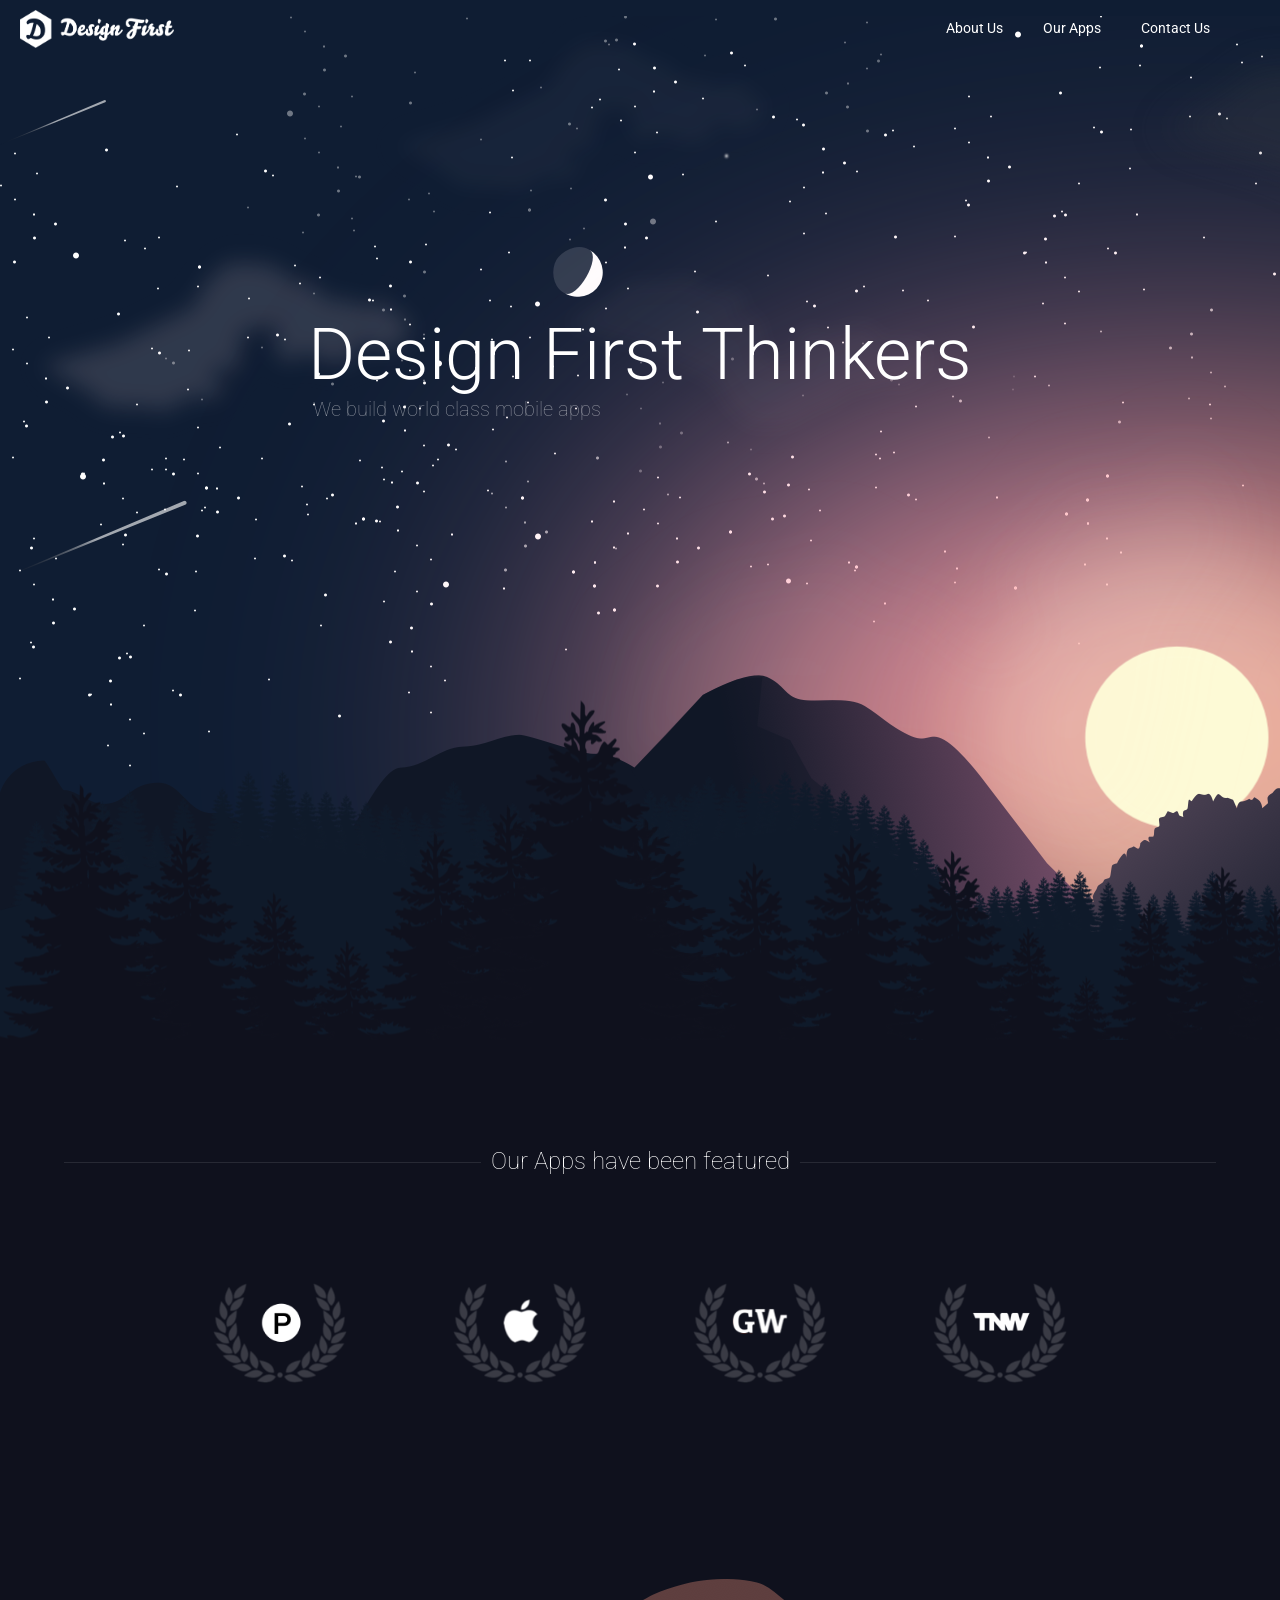
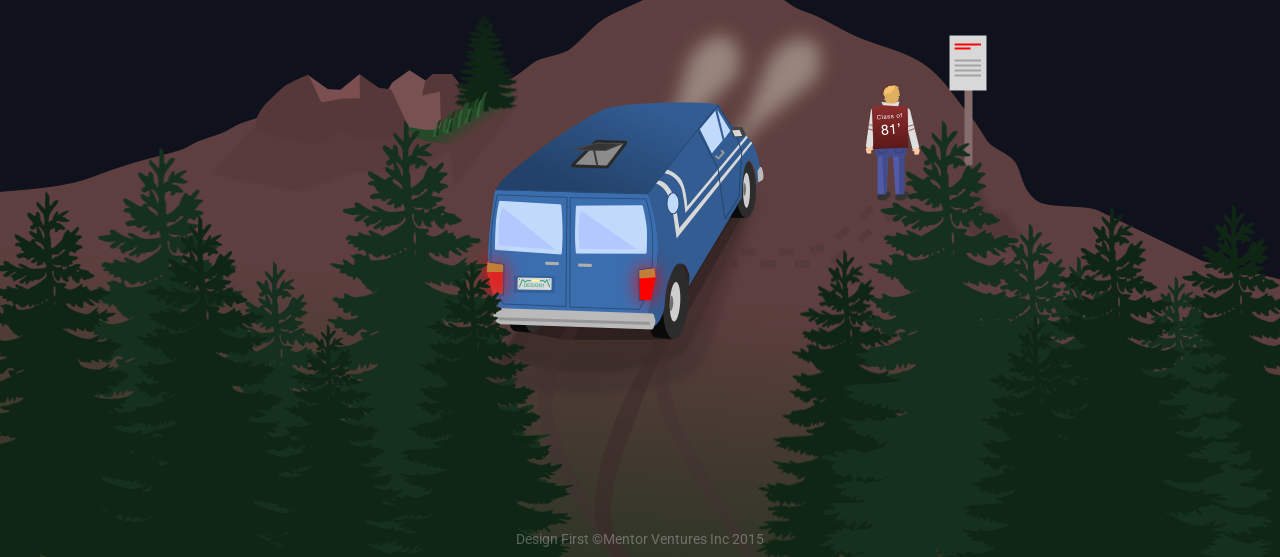
<file: index.html>
<!DOCTYPE html>
<html>
  <head>
    <meta charset="utf-8">
    <meta http-equiv="X-UA-Compatible" content="IE=edge,chrome=1">
    <meta name="viewport" content="width=device-width, initial-scale=1">
    <meta name="description" content="We are the Mobile Dudes, we work out of my garage deep in the woods of Kirkland, Washington. We build our own apps, they get some press, maybe even featured by Apple in the app store, but we can also build apps for other startups, larger companies and famous people.">
    <title>Design First Thinkers</title>
    <link rel="stylesheet" href="http://code.ionicframework.com/ionicons/2.0.1/css/ionicons.min.css">
    <link rel="stylesheet" href="assets/css/style.css">
    <link rel="stylesheet" href="assets/font-awesome/css/font-awesome.min.css">
    <link rel="stylesheet" href="http://code.ionicframework.com/ionicons/2.0.1/css/ionicons.min.css">
  </head>
  <body>
    <main id="index">

      <nav>
        <div class="logo">
          <a href="index.html"><img src="assets/img/logo.png" alt="design first logo" id="logo1" /></a>
          <a href="index.html"><img src="assets/img/logo2.png" alt="design first logo" id="logo2" /></a>
        </div>
        <div class="desktop-nav">
          <ul>
            <li><a href="about.html">About Us</a></li>
            <li><a href="apps.html">Our Apps</a></li>
            <li class="contactUs"><a href="#">Contact Us</a></li>
          </ul>
        </div>
        <div class="mobile-nav-toggle">
          <span></span>
        </div>
      </nav>
      <div class="mobile-nav">
        <ul>
          <li><a href="about.html">About Us</a></li>
          <li><a href="apps.html">Our Apps</a></li>
          <li class="contactUs"><a href="#">Contact Us</a></li>
        </ul>
      </div>
      <div class="overlay">
        <div class="modal">
          <div class="close-btn">
            <i class="ion-ios-close-outline"></i>
          </div>
          <div class="container">
            <h2>Come say hi, or stop by for a beer...</h2>
            <p>
              We love our fans, come by and chat about mobile apps or design. Lets work together, if you need help with your mobile app ping us <a href="mailto:hello@designfirstapps.com">hello@designfirstapps.com</a> or message us below, you can also reach us on <a href="#">Twitter</a> too.  We are located in the beautiful pacific northwest just outside Seattle, WA  in a small town called Kirkland. Our neighbors include Google, Amazon, Facebook, Microsoft, Expedia, Zillow, GoDaddy and many more awesome startups.
            </p>
            <form action="http://formspree.io/hello@designfirstapps.com" method="post">
              <div class="formInput">
                <input type="hidden" name="_subject" value="New email from Design First Apps website" />
                <input type="text" name="name" placeholder="Name" required>
                <input type="email" name="_replyto" placeholder="Email" required>
                <input type="text" name="phone" placeholder="Phone number">
                <input type="text" name="_gotcha" style="display:none">
              </div>
              <div class="formInput">
                <textarea name="message" placeholder="Type your message here dude..." required></textarea>
              </div>
              <div class="formBottom">
                <input type="submit" value="SEND">
              </div>
            </form>
          </div>
        </div>
      </div>

      <section class="skyline">
        <div class="wrapper">
            <div class="comet1 shootingStar"></div>
            <div class="comet2 shootingStar-slow"></div>
      			<div class="sky"></div>
            <div class="stars"></div>
            <div class="sunset"></div>
            <ul id="scene">
              <li class="layer" data-depth=0.10><div class="clouds"></div></li>
            </ul>
            <div class="title animated">
              <ul>
                <li id="lead">Design First Thinkers</li>
                <li id="sublead">We build world class mobile apps</li>
              </ul>
            </div>
      			<div class="mountains"></div>
      			<div class="backTrees"></div>
      			<div class="midTrees"></div>
      			<div class="frontTrees"></div>
      	</div>
      </section>

      <section class="baseline">
        <p><span>Our Apps have been featured</span></p>
        <div id="highlights">
          <a href="http://www.producthunt.com/tech/founderfox-2" target="_blank"><img class="newsHighlights animated" src="assets/img/laurel-wreath1.png" alt="P" /></a>
          <a href="https://itunes.apple.com/us/app/founderfox/id988960337" target="_blank"><img class="newsHighlights animated" src="assets/img/laurel-wreath2.png" alt="apple store" /></a>
          <a href="http://www.geekwire.com/2015/founderfox-raises-400k-for-app-that-lets-founders-pitch-investors-with-short-videos/" target="_blank"><img class="newsHighlights animated" src="assets/img/laurel-wreath3.png" alt="geekwire" /></a>
          <a href="http://thenextweb.com/opinion/2015/08/26/the-startup-game-and-why-i-find-founderfoxs-crappy-looking-pitches-refreshing/" target="_blank"><img class="newsHighlights animated" src="assets/img/laurel-wreath4.png" alt="the next web" /></a>
        </div>
        <div class="makeout-point">
          <img src="assets/img/tree1.png" alt="tree" id="tree1" class="animated"/>
          <img src="assets/img/tree2.png" alt="tree" id="tree2" class="animated"/>
          <img src="assets/img/tree3.png" alt="tree" id="tree3" class="animated"/>
          <img src="assets/img/tree4.png" alt="tree" id="tree4" class="animated"/>

          <img src="assets/img/tree5.png" alt="tree" id="tree5" class="animated"/>
          <img src="assets/img/tree6.png" alt="tree" id="tree6" class="animated"/>
          <img src="assets/img/tree7.png" alt="tree" id="tree7" class="animated"/>
          <img src="assets/img/tree8.png" alt="tree" id="tree8" class="animated"/>
          <img src="assets/img/tree9.png" alt="tree" id="tree9" class="animated"/>
          <img src="assets/img/tree10.png" alt="tree" id="tree10" class="animated"/>
          <img src="assets/img/tree11.png" alt="tree" id="tree11" class="animated"/>
          <img src="assets/img/tree12.png" alt="tree" id="tree12" class="animated"/>
          <img src="assets/img/tree13.png" alt="tree" id="tree13" class="animated"/>
          <img src="assets/img/tree14.png" alt="tree" id="tree14" class="animated"/>
          <img src="assets/img/tree15.png" alt="tree" id="tree15" class="animated"/>
          <img src="assets/img/tree16.png" alt="tree" id="tree16" class="animated"/>
        </div>
      </section>



    </main>
    <footer>
      <p>
        Design First &copy;Mentor Ventures Inc 2015
      </p>
    </footer>
    <script src="https://ajax.googleapis.com/ajax/libs/jquery/2.1.4/jquery.min.js"></script>
    <script src="assets/js/parallax.min.js" type="text/javascript"></script>
    <script src="assets/js/min/stellar-min.js" type="text/javascript"></script>
    <script src="assets/js/functions.js" type="text/javascript"></script>
  </body>
</html>
</file>
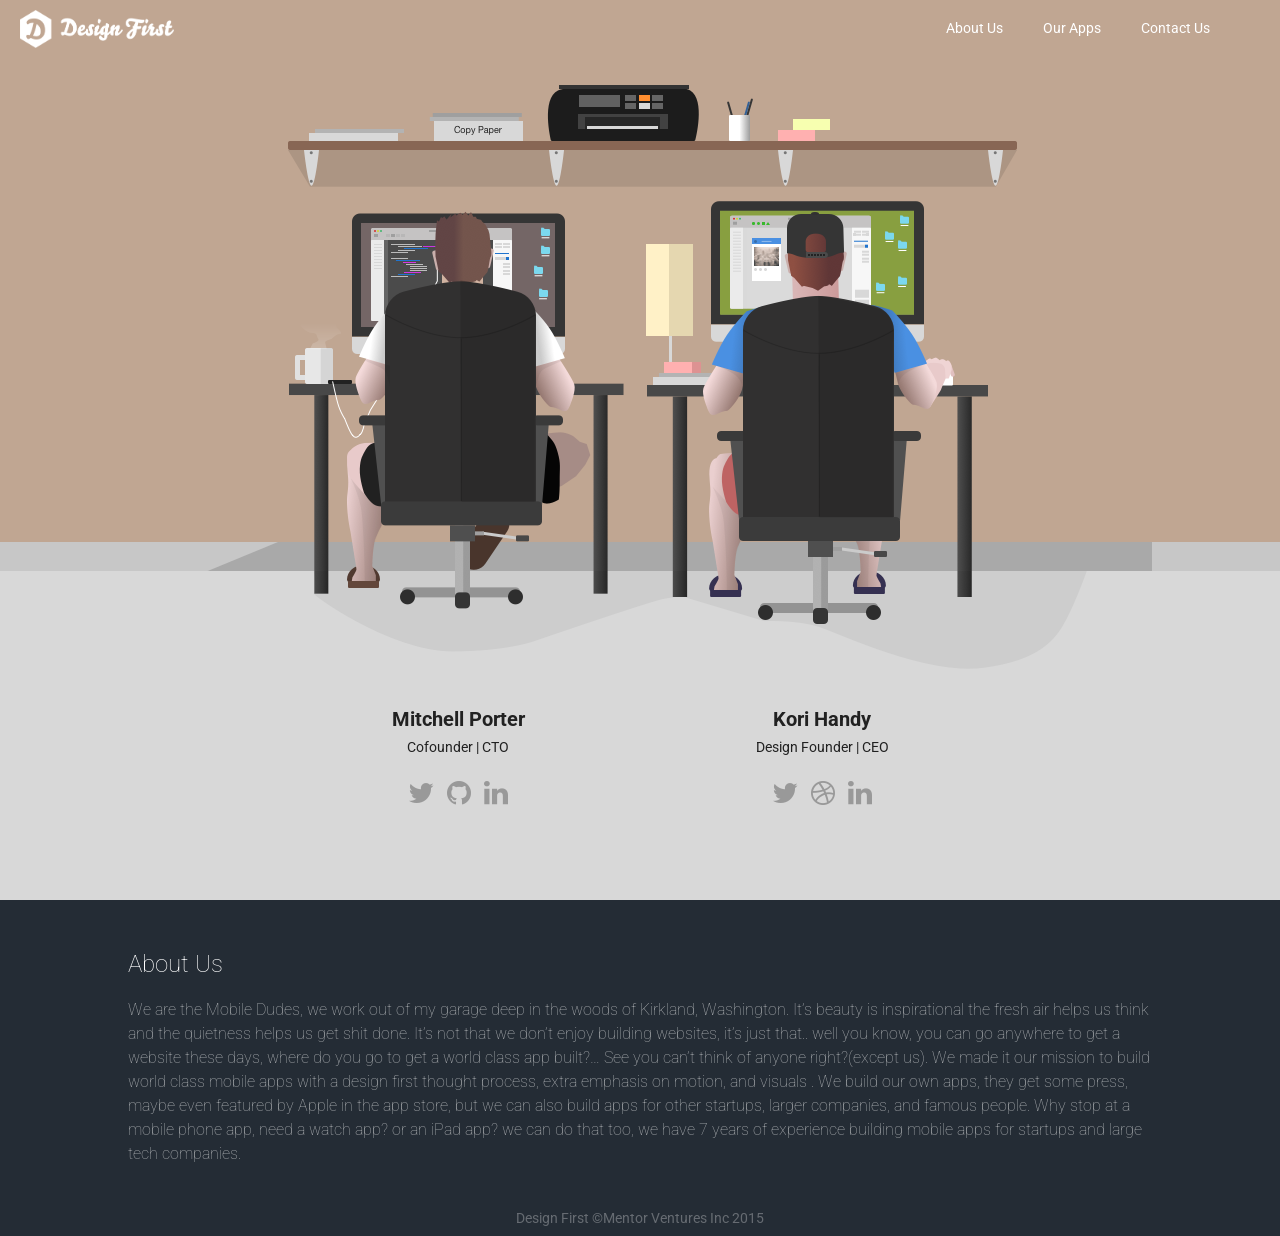
<file: about.html>
<!DOCTYPE html>
<html>
  <head>
    <meta charset="utf-8">
    <meta http-equiv="X-UA-Compatible" content="IE=edge,chrome=1">
    <meta name="viewport" content="width=device-width, initial-scale=1">
    <meta name="description" content="We are the Mobile Dudes, we work out of my garage deep in the woods of Kirkland, Washington. We build our own apps, they get some press, maybe even featured by Apple in the app store, but we can also build apps for other startups, larger companies and famous people.">
    <title>Design First Thinkers</title>
    <link rel="stylesheet" href="http://code.ionicframework.com/ionicons/2.0.1/css/ionicons.min.css">
    <link rel="stylesheet" href="assets/css/style.css">
    <link rel="stylesheet" href="assets/font-awesome/css/font-awesome.min.css">
    <link rel="stylesheet" href="http://code.ionicframework.com/ionicons/2.0.1/css/ionicons.min.css">
  </head>
  <body>
    <main id="about">

      <section id="dudes">
          <nav>
            <div class="logo">
              <a href="index.html"><img src="assets/img/logo.png" alt="design first logo" id="logo1" /></a>
              <a href="index.html"><img src="assets/img/logo2.png" alt="design first logo" id="logo2" /></a>
            </div>
            <div class="desktop-nav">
              <ul>
                <li><a href="about.html">About Us</a></li>
                <li><a href="apps.html">Our Apps</a></li>
                <li class="contactUs"><a href="#">Contact Us</a></li>
              </ul>
            </div>
            <div class="mobile-nav-toggle">
              <span></span>
            </div>
          </nav>
          <div class="mobile-nav">
            <ul>
              <li><a href="about.html">About Us</a></li>
              <li><a href="apps.html">Our Apps</a></li>
              <li class="contactUs"><a href="#">Contact Us</a></li>
            </ul>
          </div>
          <div class="overlay">
            <div class="modal">
              <div class="close-btn">
                <i class="ion-ios-close-outline"></i>
              </div>
              <div class="container">
                <h2>Come say hi, or stop by for a beer...</h2>
                <p>
                  We love our fans, come by and chat about mobile apps or design. Lets work together, if you need help with your mobile app ping us <a href="mailto:hello@designfirstapps.com">hello@designfirstapps.com</a> or message us below, you can also reach us on <a href="#">Twitter</a> too.  We are located in the beautiful pacific northwest just outside Seattle, WA  in a small town called Kirkland. Our neighbors include Google, Amazon, Facebook, Microsoft, Expedia, Zillow, GoDaddy and many more awesome startups.
                </p>
                <form action="http://formspree.io/hello@designfirstapps.com" method="post">
                  <div class="formInput">
                    <input type="hidden" name="_subject" value="New email from Design First Apps website" />
                    <input type="text" name="name" placeholder="Name" required>
                    <input type="email" name="_replyto" placeholder="Email" required>
                    <input type="text" name="phone" placeholder="Phone number">
                    <input type="text" name="_gotcha" style="display:none">
                  </div>
                  <div class="formInput">
                    <textarea name="message" placeholder="Type your message here dude..." required></textarea>
                  </div>
                  <div class="formBottom">
                    <input type="submit" value="SEND">
                  </div>
                </form>
              </div>
            </div>
          </div>
          <div class="container" id="workStation">
            <img src="assets/img/workStation.png" alt="work station" />
            <div class="staff">
              <div class="dude">
                <h3>Mitchell Porter</h3>
                <p>
                  Cofounder | CTO
                </p>
                <p class="icon1">
                  <a href="https://twitter.com/_mitchellporter" target="_blank"><i class="fa fa-twitter fa-2x"></i></a>
                  <a href="https://github.com/mitchellporter" target="_blank"><i class="fa fa-github fa-2x"></i></a>
                  <a href="https://www.linkedin.com/in/mitchellporter" target="_blank"><i class="fa fa-linkedin fa-2x"></i></a>
                </p>
              </div>
              <div class="dude">
                <h3>Kori Handy</h3>
                <p>
                  Design Founder | CEO
                </p>
                <p class="icon1">
                  <a href="https://twitter.com/KoriDHandy" target="_blank"><i class="fa fa-twitter fa-2x"></i></a>
                  <a href="https://dribbble.com/KoriDHandy" target="_blank"><i class="fa fa-dribbble fa-2x"></i></a>
                  <a href="https://www.linkedin.com/in/korihandy" target="_blank"><i class="fa fa-linkedin fa-2x"></i></a>
                </p>
              </div>
            </div>
          </div>

          <div class="container" id="mobileStation">
            <div class="dude">
              <img src="assets/img/mitchell.png" alt="Mitchell Porter" />
              <h3>Mitchell Porter</h3>
              <p>
                Cofounder | CTO
              </p>
              <p class="icons">
                <a href="https://twitter.com/_mitchellporter" target="_blank"><i class="fa fa-twitter fa-2x"></i></a>
                <a href="https://github.com/mitchellporter" target="_blank"><i class="fa fa-github fa-2x"></i></a>
                <a href="https://www.linkedin.com/in/mitchellporter" target="_blank"><i class="fa fa-linkedin fa-2x"></i></a>
              </p>
            </div>
            <div class="dude">
              <img src="assets/img/kori.png" alt="Kori Handy" />
              <h3>Kori Handy</h3>
              <p>
                Design Founder | CEO
              </p>
              <p class="icons">
                <a href="https://twitter.com/KoriDHandy" target="_blank"><i class="fa fa-twitter fa-2x"></i></a>
                <a href="https://dribbble.com/KoriDHandy" target="_blank"><i class="fa fa-dribbble fa-2x"></i></a>
                <a href="https://www.linkedin.com/in/korihandy" target="_blank"><i class="fa fa-linkedin fa-2x"></i></a>
              </p>
            </div>
            <div id="darkGrey"></div>
            <div id="lightGrey"></div>
          </div>

      </section>

      <section id="aboutUs">
        <div class="container" id="aboutDiv">
          <h2>About Us</h2>
          <p>
            We are the Mobile Dudes, we work out of my garage deep in the woods of Kirkland, Washington. It’s beauty is inspirational the fresh air helps
            us think and the quietness helps us get shit done. It’s not that we don’t enjoy building websites, it’s just that.. well you know, you can go anywhere
            to get a website these days, where do you go to get a world class app built?… See you can’t think of anyone right?(except us). We made it
            our mission to build world class mobile apps with a design first thought process, extra emphasis on motion, and visuals . We build our own apps, they get some press, maybe even featured by Apple in the app store, but we can also build apps for other startups, larger companies, and famous people. Why stop at a mobile phone app, need a watch app? or an iPad app? we can do that too, we have 7 years of experience building mobile apps for startups and large tech companies.
          </p>
        </div>
      </section>

    </main>
    <footer>
      <p>
        Design First &copy;Mentor Ventures Inc 2015
      </p>
    </footer>
    <script src="https://ajax.googleapis.com/ajax/libs/jquery/2.1.4/jquery.min.js"></script>
    <script src="assets/js/parallax.min.js" type="text/javascript"></script>
    <script src="assets/js/min/stellar-min.js" type="text/javascript"></script>
    <script src="assets/js/functions.js" type="text/javascript"></script>
  </body>
</html>
</file>
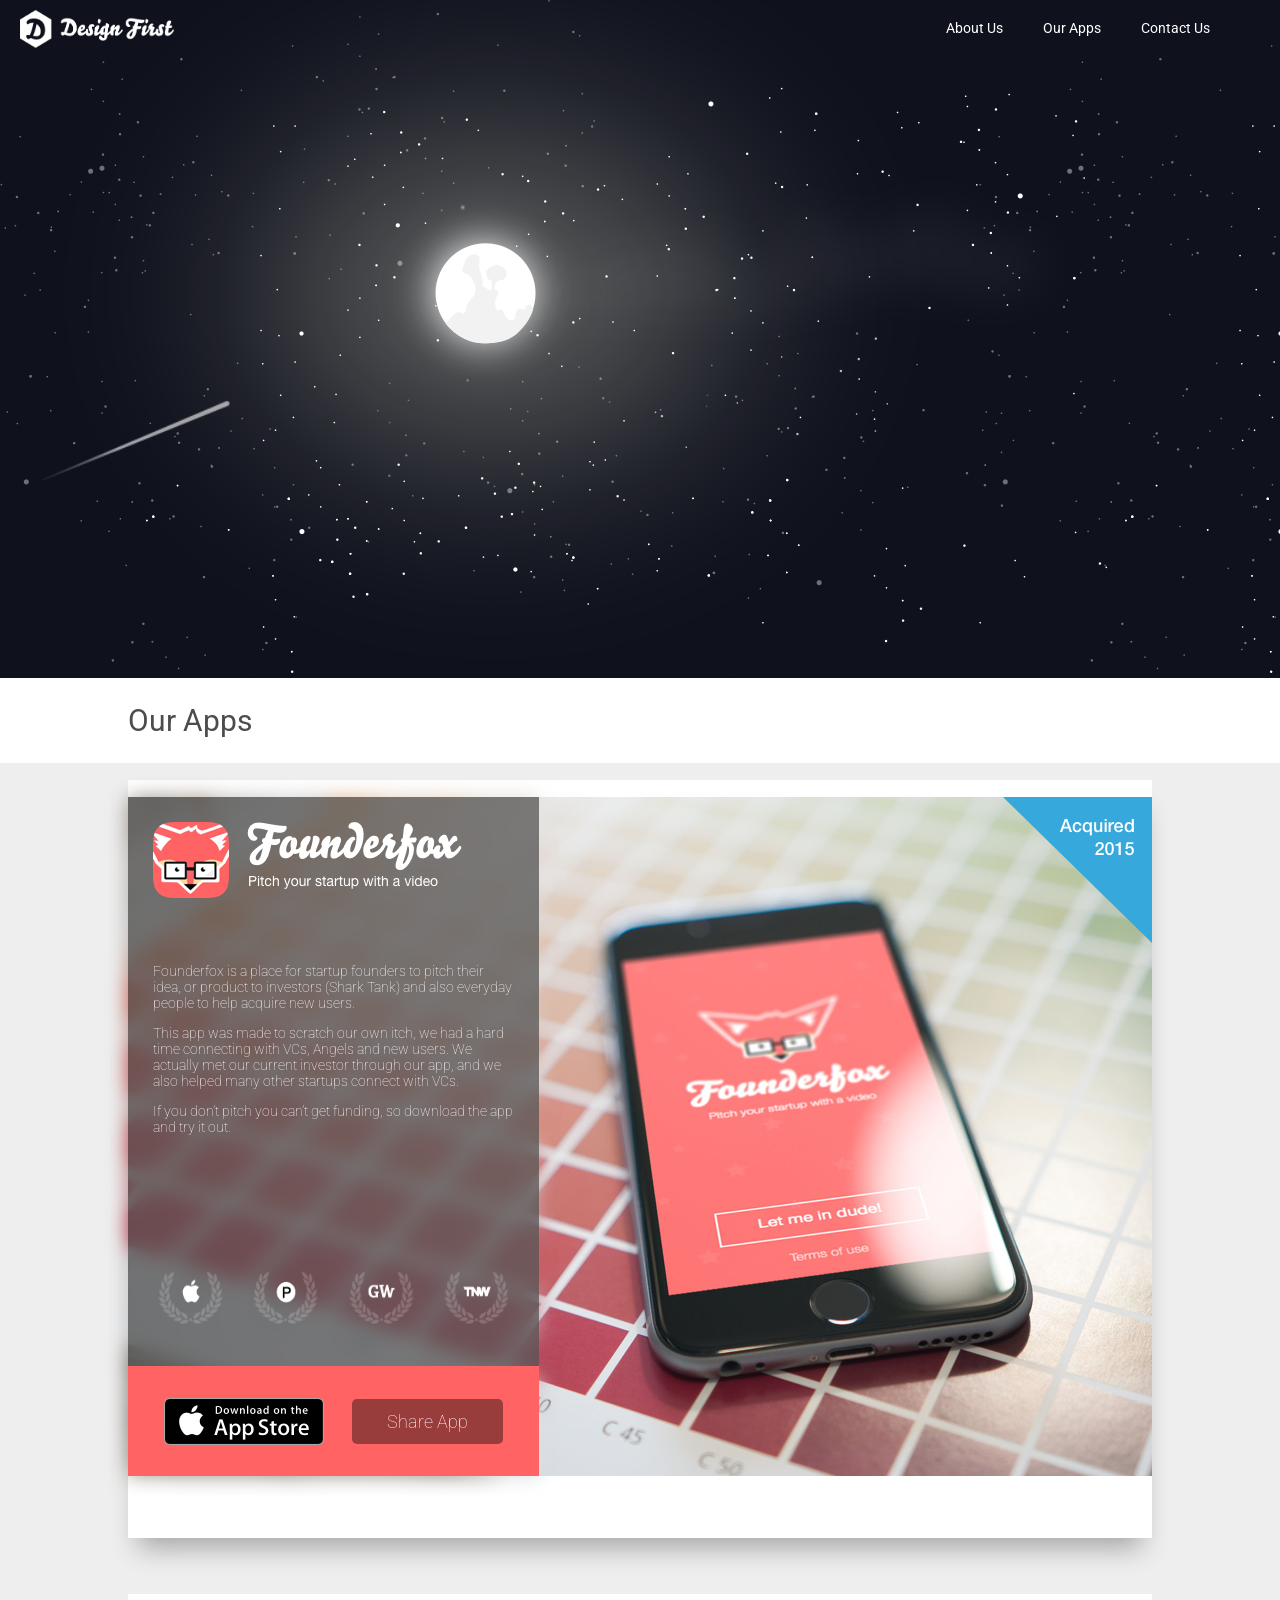
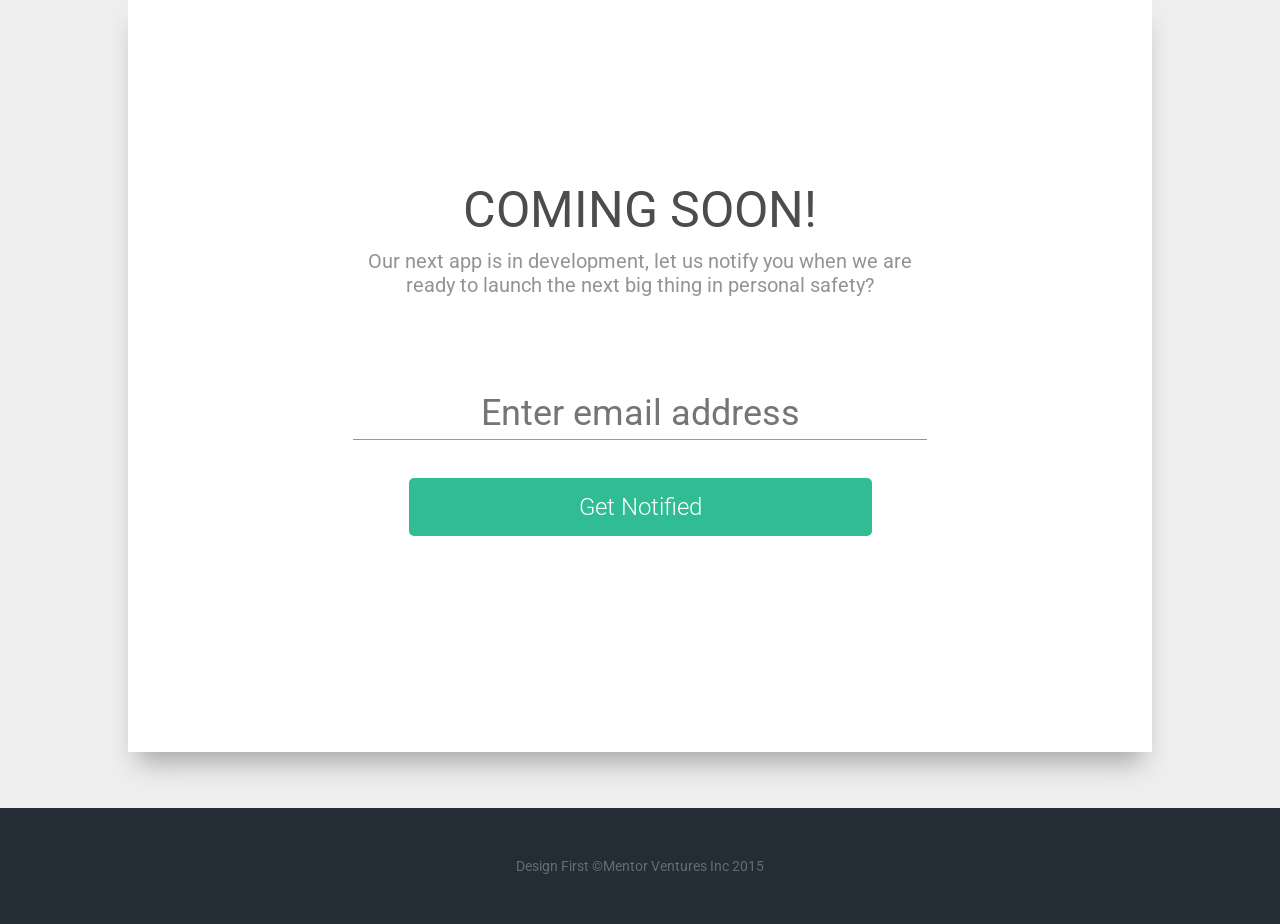
<file: apps.html>
<!DOCTYPE html>
<html>
  <head>
    <meta charset="utf-8">
    <meta http-equiv="X-UA-Compatible" content="IE=edge,chrome=1">
    <meta name="viewport" content="width=device-width, initial-scale=1">
    <meta name="description" content="We are the Mobile Dudes, we work out of my garage deep in the woods of Kirkland, Washington. We build our own apps, they get some press, maybe even featured by Apple in the app store, but we can also build apps for other startups, larger companies and famous people.">
    <title>Design First Thinkers</title>
    <link rel="stylesheet" href="http://code.ionicframework.com/ionicons/2.0.1/css/ionicons.min.css">
    <link rel="stylesheet" href="assets/css/style.css">
    <link rel="stylesheet" href="assets/font-awesome/css/font-awesome.min.css">
    <link rel="stylesheet" href="http://code.ionicframework.com/ionicons/2.0.1/css/ionicons.min.css">
  </head>
  <body>
    <main id="apps">
      <section id="appsHeader">
        <nav>
          <div class="logo">
            <a href="index.html"><img src="assets/img/logo.png" alt="design first logo" id="logo1" /></a>
            <a href="index.html"><img src="assets/img/logo2.png" alt="design first logo" id="logo2" /></a>
          </div>
          <div class="desktop-nav">
            <ul>
              <li><a href="about.html">About Us</a></li>
              <li><a href="apps.html">Our Apps</a></li>
              <li class="contactUs"><a href="#">Contact Us</a></li>
            </ul>
          </div>
          <div class="mobile-nav-toggle">
            <span></span>
          </div>
        </nav>
        <div class="mobile-nav">
          <ul>
            <li><a href="about.html">About Us</a></li>
            <li><a href="apps.html">Our Apps</a></li>
            <li class="contactUs"><a href="#">Contact Us</a></li>
          </ul>
        </div>
        <div class="overlay">
          <div class="modal">
            <div class="close-btn">
              <i class="ion-ios-close-outline"></i>
            </div>
            <div class="container">
              <h2>Come say hi, or stop by for a beer...</h2>
              <p>
                We love our fans, come by and chat about mobile apps or design. Lets work together, if you need help with your mobile app ping us <a href="mailto:hello@designfirstapps.com">hello@designfirstapps.com</a> or message us below, you can also reach us on <a href="#">Twitter</a> too.  We are located in the beautiful pacific northwest just outside Seattle, WA  in a small town called Kirkland. Our neighbors include Google, Amazon, Facebook, Microsoft, Expedia, Zillow, GoDaddy and many more awesome startups.
              </p>
              <form action="http://formspree.io/hello@designfirstapps.com" method="post">
                <div class="formInput">
                  <input type="hidden" name="_subject" value="New email from Design First Apps website" />
                  <input type="text" name="name" placeholder="Name" required>
                  <input type="email" name="_replyto" placeholder="Email" required>
                  <input type="text" name="phone" placeholder="Phone number">
                  <input type="text" name="_gotcha" style="display:none">
                </div>
                <div class="formInput">
                  <textarea name="message" placeholder="Type your message here dude..." required></textarea>
                </div>
                <div class="formBottom">
                  <input type="submit" value="SEND">
                </div>
              </form>
            </div>
          </div>
        </div>
        <div class="wrapper" data-stellar-background-ratio="0.5">
            <div class="comet shootingStar-low"></div>
      			<div class="sky" data-stellar-background-ratio="0.25"></div>
            <div class="moon" data-stellar-background-ratio="0.25"></div>
            <ul id="scene">
              <li class="layer" data-depth=0.30><div class="clouds"></div></li>
            </ul>
      	</div>
      </section>

      <section id="appsBody">
        <div id="appsTitle">
          <div class="container">
            <h1>Our Apps</h1>
          </div>
        </div>

        <div class="appBox">
          <div id="founderfox">
            <img src="assets/img/acquired2015.png" alt="acquired 2015" class="acquired"/>
            <div class="aboutAppContainer">
              <div class="acquired">
                <p>
                  Acquired 2015
                </p>
              </div>
              <div class="aboutAppBG"></div>
              <div class="aboutApp">
                <img src="assets/img/founderfox-logo.png" alt="founderfox logo" id="founderfox-logo" />
                <p>
                  Founderfox is a place for startup founders to pitch their
                  idea, or product to investors (Shark Tank) and also
                  everyday people to help acquire new users.
                </p>
                <p>
                  This app was made to scratch our own itch, we had
                  a hard time connecting with VCs, Angels and new users.
                  We actually met our current investor through our app, and
                  we also helped many other startups connect with VCs.
                </p>
                <p>
                  If you don’t pitch you can’t get funding, so download the
                  app and try it out.
                </p>
                <div class="appHighlights">
                  <a href="https://itunes.apple.com/us/app/founderfox/id988960337" target="_blank"><img class="newsHighlights animated" src="assets/img/laurel-wreath2.png" alt="apple store" /></a>
                  <a href="http://www.producthunt.com/tech/founderfox-2" target="_blank"><img class="newsHighlights animated" src="assets/img/laurel-wreath1.png" alt="P" /></a>
                  <a href="http://www.geekwire.com/2015/founderfox-raises-400k-for-app-that-lets-founders-pitch-investors-with-short-videos/" target="_blank"><img class="newsHighlights animated" src="assets/img/laurel-wreath3.png" alt="geekwire" /></a>
                  <a href="http://thenextweb.com/opinion/2015/08/26/the-startup-game-and-why-i-find-founderfoxs-crappy-looking-pitches-refreshing/" target="_blank"><img class="newsHighlights animated" src="assets/img/laurel-wreath4.png" alt="the next web" /></a>
                </div>
                <div class="appStore">
                  <img src="assets/img/app-store.png" alt="app store" />
                  <button type="button" name="button">Share App</button>
                </div>
              </div>
            </div>
          </div>
        </div>

        <div class="appBox" id="comingSoon">
          <div id="comingSoonBox">
            <p class="lead">
              COMING SOON!
            </p>
            <p>
              Our next app is in development, let us notify you when we are ready to launch the next big thing in personal safety?
            </p>
            <form action="http://formspree.io/hello@designfirstapps.com" method="post">
              <input type="hidden" name="_subject" value="Add me to the new app notification list!" />
              <input type="email" name="_replyto" placeholder="Enter email address" required>
              <input type="text" name="_gotcha" style="display:none">
              <input type="submit" value="Get Notified">
            </form>
          </div>
        </div>
      </section>

      <section id="appsFooter">
        <p>
          Design First &copy;Mentor Ventures Inc 2015
        </p>
      </section>

    </main>

    <script src="https://ajax.googleapis.com/ajax/libs/jquery/2.1.4/jquery.min.js"></script>
    <script src="assets/js/parallax.min.js" type="text/javascript"></script>
    <script src="assets/js/min/stellar-min.js" type="text/javascript"></script>
    <script src="assets/js/functions.js" type="text/javascript"></script>
  </body>
</html>
</file>
<file: assets/css/style.css>
@import url(https://fonts.googleapis.com/css?family=Roboto:400,100,300,500);
/*! normalize.css v3.0.2 | MIT License | git.io/normalize */
/**
 * 1. Set default font family to sans-serif.
 * 2. Prevent iOS text size adjust after orientation change, without disabling
 *    user zoom.
 */
html {
  font-family: sans-serif;
  /* 1 */
  -ms-text-size-adjust: 100%;
  /* 2 */
  -webkit-text-size-adjust: 100%;
  /* 2 */
  margin: 0;
  padding: 0; }

/**
 * Remove default margin.
 */
body {
  margin: 0; }

/* HTML5 display definitions
   ========================================================================== */
/**
 * Correct `block` display not defined for any HTML5 element in IE 8/9.
 * Correct `block` display not defined for `details` or `summary` in IE 10/11
 * and Firefox.
 * Correct `block` display not defined for `main` in IE 11.
 */
article,
aside,
details,
figcaption,
figure,
footer,
header,
hgroup,
main,
menu,
nav,
section,
summary {
  display: block; }

/**
 * 1. Correct `inline-block` display not defined in IE 8/9.
 * 2. Normalize vertical alignment of `progress` in Chrome, Firefox, and Opera.
 */
audio,
canvas,
progress,
video {
  display: inline-block;
  /* 1 */
  vertical-align: baseline;
  /* 2 */ }

/**
 * Prevent modern browsers from displaying `audio` without controls.
 * Remove excess height in iOS 5 devices.
 */
audio:not([controls]) {
  display: none;
  height: 0; }

/**
 * Address `[hidden]` styling not present in IE 8/9/10.
 * Hide the `template` element in IE 8/9/11, Safari, and Firefox < 22.
 */
[hidden],
template {
  display: none; }

/* Links
   ========================================================================== */
/**
 * Remove the gray background color from active links in IE 10.
 */
a {
  background-color: transparent; }

/**
 * Improve readability when focused and also mouse hovered in all browsers.
 */
a:active,
a:hover {
  outline: 0; }

/* Text-level semantics
   ========================================================================== */
/**
 * Address styling not present in IE 8/9/10/11, Safari, and Chrome.
 */
abbr[title] {
  border-bottom: 1px dotted; }

/**
 * Address style set to `bolder` in Firefox 4+, Safari, and Chrome.
 */
b,
strong {
  font-weight: bold; }

/**
 * Address styling not present in Safari and Chrome.
 */
dfn {
  font-style: italic; }

/**
 * Address variable `h1` font-size and margin within `section` and `article`
 * contexts in Firefox 4+, Safari, and Chrome.
 */
h1 {
  font-size: 2em;
  margin: 0.67em 0; }

/**
 * Address styling not present in IE 8/9.
 */
mark {
  background: #ff0;
  color: #000; }

/**
 * Address inconsistent and variable font size in all browsers.
 */
small {
  font-size: 80%; }

/**
 * Prevent `sub` and `sup` affecting `line-height` in all browsers.
 */
sub,
sup {
  font-size: 75%;
  line-height: 0;
  position: relative;
  vertical-align: baseline; }

sup {
  top: -0.5em; }

sub {
  bottom: -0.25em; }

/* Embedded content
   ========================================================================== */
/**
 * Remove border when inside `a` element in IE 8/9/10.
 */
img {
  border: 0; }

/**
 * Correct overflow not hidden in IE 9/10/11.
 */
svg:not(:root) {
  overflow: hidden; }

/* Grouping content
   ========================================================================== */
/**
 * Address margin not present in IE 8/9 and Safari.
 */
figure {
  margin: 1em 40px; }

/**
 * Address differences between Firefox and other browsers.
 */
hr {
  -moz-box-sizing: content-box;
  box-sizing: content-box;
  height: 0; }

/**
 * Contain overflow in all browsers.
 */
pre {
  overflow: auto; }

/**
 * Address odd `em`-unit font size rendering in all browsers.
 */
code,
kbd,
pre,
samp {
  font-family: monospace, monospace;
  font-size: 1em; }

/* Forms
   ========================================================================== */
/**
 * Known limitation: by default, Chrome and Safari on OS X allow very limited
 * styling of `select`, unless a `border` property is set.
 */
/**
 * 1. Correct color not being inherited.
 *    Known issue: affects color of disabled elements.
 * 2. Correct font properties not being inherited.
 * 3. Address margins set differently in Firefox 4+, Safari, and Chrome.
 */
button,
input,
optgroup,
select,
textarea {
  color: inherit;
  /* 1 */
  font: inherit;
  /* 2 */
  margin: 0;
  /* 3 */ }

/**
 * Address `overflow` set to `hidden` in IE 8/9/10/11.
 */
button {
  overflow: visible; }

/**
 * Address inconsistent `text-transform` inheritance for `button` and `select`.
 * All other form control elements do not inherit `text-transform` values.
 * Correct `button` style inheritance in Firefox, IE 8/9/10/11, and Opera.
 * Correct `select` style inheritance in Firefox.
 */
button,
select {
  text-transform: none; }

/**
 * 1. Avoid the WebKit bug in Android 4.0.* where (2) destroys native `audio`
 *    and `video` controls.
 * 2. Correct inability to style clickable `input` types in iOS.
 * 3. Improve usability and consistency of cursor style between image-type
 *    `input` and others.
 */
button,
html input[type="button"],
input[type="reset"],
input[type="submit"] {
  -webkit-appearance: button;
  /* 2 */
  cursor: pointer;
  /* 3 */ }

/**
 * Re-set default cursor for disabled elements.
 */
button[disabled],
html input[disabled] {
  cursor: default; }

/**
 * Remove inner padding and border in Firefox 4+.
 */
button::-moz-focus-inner,
input::-moz-focus-inner {
  border: 0;
  padding: 0; }

/**
 * Address Firefox 4+ setting `line-height` on `input` using `!important` in
 * the UA stylesheet.
 */
input {
  line-height: normal; }

/**
 * It's recommended that you don't attempt to style these elements.
 * Firefox's implementation doesn't respect box-sizing, padding, or width.
 *
 * 1. Address box sizing set to `content-box` in IE 8/9/10.
 * 2. Remove excess padding in IE 8/9/10.
 */
input[type="checkbox"],
input[type="radio"] {
  box-sizing: border-box;
  /* 1 */
  padding: 0;
  /* 2 */ }

/**
 * Fix the cursor style for Chrome's increment/decrement buttons. For certain
 * `font-size` values of the `input`, it causes the cursor style of the
 * decrement button to change from `default` to `text`.
 */
input[type="number"]::-webkit-inner-spin-button,
input[type="number"]::-webkit-outer-spin-button {
  height: auto; }

/**
 * 1. Address `appearance` set to `searchfield` in Safari and Chrome.
 * 2. Address `box-sizing` set to `border-box` in Safari and Chrome
 *    (include `-moz` to future-proof).
 */
input[type="search"] {
  -webkit-appearance: textfield;
  /* 1 */
  -moz-box-sizing: content-box;
  -webkit-box-sizing: content-box;
  /* 2 */
  box-sizing: content-box; }

/**
 * Remove inner padding and search cancel button in Safari and Chrome on OS X.
 * Safari (but not Chrome) clips the cancel button when the search input has
 * padding (and `textfield` appearance).
 */
input[type="search"]::-webkit-search-cancel-button,
input[type="search"]::-webkit-search-decoration {
  -webkit-appearance: none; }

/**
 * Define consistent border, margin, and padding.
 */
fieldset {
  border: 1px solid #c0c0c0;
  margin: 0 2px;
  padding: 0.35em 0.625em 0.75em; }

/**
 * 1. Correct `color` not being inherited in IE 8/9/10/11.
 * 2. Remove padding so people aren't caught out if they zero out fieldsets.
 */
legend {
  border: 0;
  /* 1 */
  padding: 0;
  /* 2 */ }

/**
 * Remove default vertical scrollbar in IE 8/9/10/11.
 */
textarea {
  overflow: auto; }

/**
 * Don't inherit the `font-weight` (applied by a rule above).
 * NOTE: the default cannot safely be changed in Chrome and Safari on OS X.
 */
optgroup {
  font-weight: bold; }

/* Tables
   ========================================================================== */
/**
 * Remove most spacing between table cells.
 */
table {
  border-collapse: collapse;
  border-spacing: 0; }

td,
th {
  padding: 0; }

.container {
  max-width: 1024px;
  margin: 0 auto; }

main#about {
  position: relative;
  background: #242C35; }
  main#about section#dudes {
    background-image: url(../img/aboutBG.png);
    height: 900px; }
    main#about section#dudes #workStation {
      position: absolute;
      top: 0;
      left: 0;
      right: 0;
      overflow: hidden; }
      main#about section#dudes #workStation .staff {
        position: absolute;
        max-width: 1024px;
        bottom: 365px;
        left: 0;
        right: 0;
        padding: 0;
        text-align: center; }
        main#about section#dudes #workStation .staff .dude {
          display: inline-block;
          text-align: center;
          margin: 0 80px;
          color: #212121;
          width: 200px; }
          main#about section#dudes #workStation .staff .dude h3,
          main#about section#dudes #workStation .staff .dude p {
            margin: 0;
            line-height: 1.7; }
          main#about section#dudes #workStation .staff .dude h3 {
            font-size: 20px; }
          main#about section#dudes #workStation .staff .dude p {
            font-size: 14px; }
            main#about section#dudes #workStation .staff .dude p i.fa {
              margin: 0 5px; }
              main#about section#dudes #workStation .staff .dude p i.fa:hover {
                -webkit-transform: scale(1.25);
                -moz-transform: scale(1.25);
                -ms-transform: scale(1.25);
                -o-transform: scale(1.25);
                transform: scale(1.25);
                transition: all 200ms ease-in-out; }
            main#about section#dudes #workStation .staff .dude p .fa-twitter:hover {
              color: #0090FF; }
            main#about section#dudes #workStation .staff .dude p .fa-github:hover {
              color: #000; }
            main#about section#dudes #workStation .staff .dude p .fa-dribbble:hover {
              color: #FF1290; }
            main#about section#dudes #workStation .staff .dude p .fa-linkedin:hover {
              color: #2C76B0; }
          main#about section#dudes #workStation .staff .dude p.icon1 {
            margin-top: 19px;
            margin-bottom: 8px; }
            main#about section#dudes #workStation .staff .dude p.icon1 a {
              color: #999; }
    main#about section#dudes #mobileStation {
      display: none; }
  main#about section#aboutUs {
    margin: 0;
    padding: 0;
    background: #242C35;
    color: #fff; }
    main#about section#aboutUs #aboutDiv {
      padding: 50px; }
      main#about section#aboutUs #aboutDiv h2,
      main#about section#aboutUs #aboutDiv p {
        margin: 0 0 20px 0; }
      main#about section#aboutUs #aboutDiv h2 {
        font-weight: 100; }
      main#about section#aboutUs #aboutDiv p {
        line-height: 1.5;
        opacity: 0.64;
        font-weight: 100;
        font-size: 16px; }

@media all and (max-width: 1024px) {
  main#about section#dudes #workStation img {
    width: 100vw;
    height: 1180px; } }
@media (max-width: 775px) {
  main#about {
    position: relative; }
    main#about section#dudes {
      background: #BFA692;
      height: 950px;
      position: relative; }
      main#about section#dudes #workStation {
        display: none; }
      main#about section#dudes #mobileStation {
        text-align: center;
        padding-top: 130px;
        display: block; }
        main#about section#dudes #mobileStation .dude {
          padding-bottom: 55px; }
          main#about section#dudes #mobileStation .dude h3,
          main#about section#dudes #mobileStation .dude p {
            margin: 0;
            line-height: 1.7; }
          main#about section#dudes #mobileStation .dude p.icons {
            margin-top: 20px; }
            main#about section#dudes #mobileStation .dude p.icons a {
              display: inline-block;
              line-height: normal;
              margin: 0 5px; }
              main#about section#dudes #mobileStation .dude p.icons a i {
                margin: 5px auto;
                background: #fff;
                border-radius: 50%;
                padding: 7.5px 10px; }
              main#about section#dudes #mobileStation .dude p.icons a .fa-twitter {
                color: #0090FF; }
              main#about section#dudes #mobileStation .dude p.icons a .fa-github {
                color: #000; }
              main#about section#dudes #mobileStation .dude p.icons a .fa-dribbble {
                color: #FF1290; }
              main#about section#dudes #mobileStation .dude p.icons a .fa-linkedin {
                color: #2C76B0; }
        main#about section#dudes #mobileStation #darkGrey {
          height: 38px;
          background: #A8A8A8;
          position: absolute;
          right: 0;
          left: 0;
          bottom: 57px; }
        main#about section#dudes #mobileStation #lightGrey {
          height: 57px;
          background: #D8D8D8;
          position: absolute;
          bottom: 0;
          right: 0;
          left: 0; }
    main#about section#aboutUs {
      margin: 0;
      padding: 0;
      background: #242C35;
      color: #fff; }
      main#about section#aboutUs #aboutDiv {
        padding: 50px; }
        main#about section#aboutUs #aboutDiv h2,
        main#about section#aboutUs #aboutDiv p {
          margin: 0 0 20px 0; }
        main#about section#aboutUs #aboutDiv h2 {
          font-weight: 100; }
        main#about section#aboutUs #aboutDiv p {
          line-height: 1.5;
          opacity: 0.64;
          font-weight: 100;
          font-size: 16px; } }
@media (min-width: 500px) and (max-width: 775px) {
  main#about {
    position: relative; }
    main#about section#dudes {
      background: #BFA692;
      height: 650px;
      position: relative; }
      main#about section#dudes #workStation {
        display: none; }
      main#about section#dudes #mobileStation {
        text-align: center;
        padding-top: 130px;
        display: -webkit-box;
        display: -moz-box;
        display: box;
        display: -webkit-flex;
        display: -moz-flex;
        display: -ms-flexbox;
        display: flex;
        -webkit-box-pack: distribute;
        -moz-box-pack: distribute;
        box-pack: distribute;
        -webkit-justify-content: space-around;
        -moz-justify-content: space-around;
        -ms-justify-content: space-around;
        -o-justify-content: space-around;
        justify-content: space-around;
        -ms-flex-pack: distribute; } }
@media (min-height: 1240px) {
  main#about {
    position: relative;
    background: #242C35;
    min-height: 100vh; } }
.animated {
  -webkit-animation-fill-mode: both;
  -moz-animation-fill-mode: both;
  animation-fill-mode: both; }

@-webkit-keyframes treeShake {
  0% {
    -webkit-transform: translate(0, 0) rotate(0deg); }
  20% {
    -webkit-transform: translate(0, 0) rotate(2deg); }
  40% {
    -webkit-transform: translate(0, 0) rotate(-1deg); }
  60% {
    -webkit-transform: translate(0, 0) rotate(0.5deg); }
  80% {
    -webkit-transform: translate(0, 0) rotate(-0.5deg); }
  100% {
    -webkit-transform: translate(0, 0) rotate(0deg); } }
@-moz-keyframes treeShake {
  0% {
    -moz-transform: translate(0, 0) rotate(0deg); }
  20% {
    -moz-transform: translate(0, 0) rotate(2deg); }
  40% {
    -moz-transform: translate(0, 0) rotate(-1deg); }
  60% {
    -moz-transform: translate(0, 0) rotate(0.5deg); }
  80% {
    -moz-transform: translate(0, 0) rotate(-0.5deg); }
  100% {
    -moz-transform: translate(0, 0) rotate(0deg); } }
@keyframes treeShake {
  0% {
    -webkit-transform: translate(0, 0) rotate(0deg);
    -moz-transform: translate(0, 0) rotate(0deg);
    -ms-transform: translate(0, 0) rotate(0deg);
    -o-transform: translate(0, 0) rotate(0deg);
    transform: translate(0, 0) rotate(0deg); }
  20% {
    -webkit-transform: translate(0, 0) rotate(2deg);
    -moz-transform: translate(0, 0) rotate(2deg);
    -ms-transform: translate(0, 0) rotate(2deg);
    -o-transform: translate(0, 0) rotate(2deg);
    transform: translate(0, 0) rotate(2deg); }
  40% {
    -webkit-transform: translate(0, 0) rotate(-1deg);
    -moz-transform: translate(0, 0) rotate(-1deg);
    -ms-transform: translate(0, 0) rotate(-1deg);
    -o-transform: translate(0, 0) rotate(-1deg);
    transform: translate(0, 0) rotate(-1deg); }
  60% {
    -webkit-transform: translate(0, 0) rotate(0.5deg);
    -moz-transform: translate(0, 0) rotate(0.5deg);
    -ms-transform: translate(0, 0) rotate(0.5deg);
    -o-transform: translate(0, 0) rotate(0.5deg);
    transform: translate(0, 0) rotate(0.5deg); }
  80% {
    -webkit-transform: translate(0, 0) rotate(-0.5deg);
    -moz-transform: translate(0, 0) rotate(-0.5deg);
    -ms-transform: translate(0, 0) rotate(-0.5deg);
    -o-transform: translate(0, 0) rotate(-0.5deg);
    transform: translate(0, 0) rotate(-0.5deg); }
  100% {
    -webkit-transform: translate(0, 0) rotate(0deg);
    -moz-transform: translate(0, 0) rotate(0deg);
    -ms-transform: translate(0, 0) rotate(0deg);
    -o-transform: translate(0, 0) rotate(0deg);
    transform: translate(0, 0) rotate(0deg); } }
.treeShake {
  -webkit-animation-name: treeShake;
  -moz-animation-name: treeShake;
  animation-name: treeShake;
  -webkit-transform-origin: bottom;
  -moz-transform-origin: bottom;
  -ms-transform-origin: bottom;
  -o-transform-origin: bottom;
  transform-origin: bottom;
  -webkit-animation-duration: 4s;
  -moz-animation-duration: 4s;
  animation-duration: 4s; }

@-webkit-keyframes bounceIn {
  from, 20%, 40%, 60%, 80%, to {
    -webkit-animation-timing-function: ease-out; }
  0% {
    opacity: 1;
    -webkit-transform: scale3d(0.6, 0.6, 0.6); }
  20% {
    -webkit-transform: scale3d(1.1, 1.1, 1.1); }
  40% {
    -webkit-transform: scale3d(0.9, 0.9, 0.9); }
  60% {
    opacity: 1;
    -webkit-transform: scale3d(1.03, 1.03, 1.03); }
  80% {
    -webkit-transform: scale3d(0.97, 0.97, 0.97); }
  to {
    opacity: 1;
    -webkit-transform: scale3d(1, 1, 1); } }
@-moz-keyframes bounceIn {
  from, 20%, 40%, 60%, 80%, to {
    -moz-animation-timing-function: ease-out; }
  0% {
    opacity: 1;
    -moz-transform: scale3d(0.6, 0.6, 0.6); }
  20% {
    -moz-transform: scale3d(1.1, 1.1, 1.1); }
  40% {
    -moz-transform: scale3d(0.9, 0.9, 0.9); }
  60% {
    opacity: 1;
    -moz-transform: scale3d(1.03, 1.03, 1.03); }
  80% {
    -moz-transform: scale3d(0.97, 0.97, 0.97); }
  to {
    opacity: 1;
    -moz-transform: scale3d(1, 1, 1); } }
@keyframes bounceIn {
  from, 20%, 40%, 60%, 80%, to {
    -webkit-animation-timing-function: ease-out;
    -moz-animation-timing-function: ease-out;
    animation-timing-function: ease-out; }
  0% {
    opacity: 1;
    -webkit-transform: scale3d(0.6, 0.6, 0.6);
    -moz-transform: scale3d(0.6, 0.6, 0.6);
    -ms-transform: scale3d(0.6, 0.6, 0.6);
    -o-transform: scale3d(0.6, 0.6, 0.6);
    transform: scale3d(0.6, 0.6, 0.6); }
  20% {
    -webkit-transform: scale3d(1.1, 1.1, 1.1);
    -moz-transform: scale3d(1.1, 1.1, 1.1);
    -ms-transform: scale3d(1.1, 1.1, 1.1);
    -o-transform: scale3d(1.1, 1.1, 1.1);
    transform: scale3d(1.1, 1.1, 1.1); }
  40% {
    -webkit-transform: scale3d(0.9, 0.9, 0.9);
    -moz-transform: scale3d(0.9, 0.9, 0.9);
    -ms-transform: scale3d(0.9, 0.9, 0.9);
    -o-transform: scale3d(0.9, 0.9, 0.9);
    transform: scale3d(0.9, 0.9, 0.9); }
  60% {
    opacity: 1;
    -webkit-transform: scale3d(1.03, 1.03, 1.03);
    -moz-transform: scale3d(1.03, 1.03, 1.03);
    -ms-transform: scale3d(1.03, 1.03, 1.03);
    -o-transform: scale3d(1.03, 1.03, 1.03);
    transform: scale3d(1.03, 1.03, 1.03); }
  80% {
    -webkit-transform: scale3d(0.97, 0.97, 0.97);
    -moz-transform: scale3d(0.97, 0.97, 0.97);
    -ms-transform: scale3d(0.97, 0.97, 0.97);
    -o-transform: scale3d(0.97, 0.97, 0.97);
    transform: scale3d(0.97, 0.97, 0.97); }
  to {
    opacity: 1;
    -webkit-transform: scale3d(1, 1, 1);
    -moz-transform: scale3d(1, 1, 1);
    -ms-transform: scale3d(1, 1, 1);
    -o-transform: scale3d(1, 1, 1);
    transform: scale3d(1, 1, 1); } }
.bounceIn {
  -webkit-animation-name: bounceIn;
  -moz-animation-name: bounceIn;
  animation-name: bounceIn;
  -webkit-animation-duration: 2s;
  -moz-animation-duration: 2s;
  animation-duration: 2s; }

@-webkit-keyframes flash {
  from, 50%, to {
    opacity: 1; }
  25%, 75% {
    opacity: 0.5; } }
@-moz-keyframes flash {
  from, 50%, to {
    opacity: 1; }
  25%, 75% {
    opacity: 0.5; } }
@keyframes flash {
  from, 50%, to {
    opacity: 1; }
  25%, 75% {
    opacity: 0.5; } }
.flash {
  -webkit-animation-name: flash;
  -moz-animation-name: flash;
  animation-name: flash;
  -webkit-animation-iteration-count: infinite;
  -moz-animation-iteration-count: infinite;
  animation-iteration-count: infinite;
  -webkit-animation-duration: 1s;
  -moz-animation-duration: 1s;
  animation-duration: 1s; }

.shootingStar-slow {
  -webkit-animation: shootingStar linear 8s;
  -moz-animation: shootingStar linear 8s;
  animation: shootingStar linear 8s;
  -webkit-animation-iteration-count: infinite;
  -moz-animation-iteration-count: infinite;
  animation-iteration-count: infinite; }

.shootingStar-low {
  -webkit-animation: shootingStar-low linear 7s;
  -moz-animation: shootingStar-low linear 7s;
  animation: shootingStar-low linear 7s;
  -webkit-animation-iteration-count: infinite;
  -moz-animation-iteration-count: infinite;
  animation-iteration-count: infinite; }

.shootingStar {
  -webkit-animation: shootingStar linear 7s;
  -moz-animation: shootingStar linear 7s;
  animation: shootingStar linear 7s;
  -webkit-animation-iteration-count: infinite;
  -moz-animation-iteration-count: infinite;
  animation-iteration-count: infinite; }

@-webkit-keyframes shootingStar {
  0% {
    -webkit-transform: translate(-2000px, 1000px); }
  100% {
    -webkit-transform: translate(3000px, -1000px); } }
@-moz-keyframes shootingStar {
  0% {
    -moz-transform: translate(-2000px, 1000px); }
  100% {
    -moz-transform: translate(3000px, -1000px); } }
@keyframes shootingStar {
  0% {
    -webkit-transform: translate(-2000px, 1000px);
    -moz-transform: translate(-2000px, 1000px);
    -ms-transform: translate(-2000px, 1000px);
    -o-transform: translate(-2000px, 1000px);
    transform: translate(-2000px, 1000px); }
  100% {
    -webkit-transform: translate(3000px, -1000px);
    -moz-transform: translate(3000px, -1000px);
    -ms-transform: translate(3000px, -1000px);
    -o-transform: translate(3000px, -1000px);
    transform: translate(3000px, -1000px); } }
@-webkit-keyframes shootingStar-low {
  0% {
    -webkit-transform: translate(-2000px, 800px) rotate(5deg); }
  100% {
    -webkit-transform: translate(3000px, -700px) rotate(5deg); } }
@-moz-keyframes shootingStar-low {
  0% {
    -moz-transform: translate(-2000px, 800px) rotate(5deg); }
  100% {
    -moz-transform: translate(3000px, -700px) rotate(5deg); } }
@keyframes shootingStar-low {
  0% {
    -webkit-transform: translate(-2000px, 800px) rotate(5deg);
    -moz-transform: translate(-2000px, 800px) rotate(5deg);
    -ms-transform: translate(-2000px, 800px) rotate(5deg);
    -o-transform: translate(-2000px, 800px) rotate(5deg);
    transform: translate(-2000px, 800px) rotate(5deg); }
  100% {
    -webkit-transform: translate(3000px, -700px) rotate(5deg);
    -moz-transform: translate(3000px, -700px) rotate(5deg);
    -ms-transform: translate(3000px, -700px) rotate(5deg);
    -o-transform: translate(3000px, -700px) rotate(5deg);
    transform: translate(3000px, -700px) rotate(5deg); } }
@-webkit-keyframes jello {
  from, 11.1%, to {
    -webkit-transform: none; }
  22.2% {
    -webkit-transform: skewX(-12.5deg) skewY(-12.5deg); }
  33.3% {
    -webkit-transform: skewX(6.25deg) skewY(6.25deg); }
  44.4% {
    -webkit-transform: skewX(-3.125deg) skewY(-3.125deg); }
  55.5% {
    -webkit-transform: skewX(1.5625deg) skewY(1.5625deg); }
  66.6% {
    -webkit-transform: skewX(-0.78125deg) skewY(-0.78125deg); }
  77.7% {
    -webkit-transform: skewX(0.390625deg) skewY(0.390625deg); }
  88.8% {
    -webkit-transform: skewX(-0.1953125deg) skewY(-0.1953125deg); } }
@-moz-keyframes jello {
  from, 11.1%, to {
    -moz-transform: none; }
  22.2% {
    -moz-transform: skewX(-12.5deg) skewY(-12.5deg); }
  33.3% {
    -moz-transform: skewX(6.25deg) skewY(6.25deg); }
  44.4% {
    -moz-transform: skewX(-3.125deg) skewY(-3.125deg); }
  55.5% {
    -moz-transform: skewX(1.5625deg) skewY(1.5625deg); }
  66.6% {
    -moz-transform: skewX(-0.78125deg) skewY(-0.78125deg); }
  77.7% {
    -moz-transform: skewX(0.390625deg) skewY(0.390625deg); }
  88.8% {
    -moz-transform: skewX(-0.1953125deg) skewY(-0.1953125deg); } }
@keyframes jello {
  from, 11.1%, to {
    -webkit-transform: none;
    -moz-transform: none;
    -ms-transform: none;
    -o-transform: none;
    transform: none; }
  22.2% {
    -webkit-transform: skewX(-12.5deg) skewY(-12.5deg);
    -moz-transform: skewX(-12.5deg) skewY(-12.5deg);
    -ms-transform: skewX(-12.5deg) skewY(-12.5deg);
    -o-transform: skewX(-12.5deg) skewY(-12.5deg);
    transform: skewX(-12.5deg) skewY(-12.5deg); }
  33.3% {
    -webkit-transform: skewX(6.25deg) skewY(6.25deg);
    -moz-transform: skewX(6.25deg) skewY(6.25deg);
    -ms-transform: skewX(6.25deg) skewY(6.25deg);
    -o-transform: skewX(6.25deg) skewY(6.25deg);
    transform: skewX(6.25deg) skewY(6.25deg); }
  44.4% {
    -webkit-transform: skewX(-3.125deg) skewY(-3.125deg);
    -moz-transform: skewX(-3.125deg) skewY(-3.125deg);
    -ms-transform: skewX(-3.125deg) skewY(-3.125deg);
    -o-transform: skewX(-3.125deg) skewY(-3.125deg);
    transform: skewX(-3.125deg) skewY(-3.125deg); }
  55.5% {
    -webkit-transform: skewX(1.5625deg) skewY(1.5625deg);
    -moz-transform: skewX(1.5625deg) skewY(1.5625deg);
    -ms-transform: skewX(1.5625deg) skewY(1.5625deg);
    -o-transform: skewX(1.5625deg) skewY(1.5625deg);
    transform: skewX(1.5625deg) skewY(1.5625deg); }
  66.6% {
    -webkit-transform: skewX(-0.78125deg) skewY(-0.78125deg);
    -moz-transform: skewX(-0.78125deg) skewY(-0.78125deg);
    -ms-transform: skewX(-0.78125deg) skewY(-0.78125deg);
    -o-transform: skewX(-0.78125deg) skewY(-0.78125deg);
    transform: skewX(-0.78125deg) skewY(-0.78125deg); }
  77.7% {
    -webkit-transform: skewX(0.390625deg) skewY(0.390625deg);
    -moz-transform: skewX(0.390625deg) skewY(0.390625deg);
    -ms-transform: skewX(0.390625deg) skewY(0.390625deg);
    -o-transform: skewX(0.390625deg) skewY(0.390625deg);
    transform: skewX(0.390625deg) skewY(0.390625deg); }
  88.8% {
    -webkit-transform: skewX(-0.1953125deg) skewY(-0.1953125deg);
    -moz-transform: skewX(-0.1953125deg) skewY(-0.1953125deg);
    -ms-transform: skewX(-0.1953125deg) skewY(-0.1953125deg);
    -o-transform: skewX(-0.1953125deg) skewY(-0.1953125deg);
    transform: skewX(-0.1953125deg) skewY(-0.1953125deg); } }
.jello {
  -webkit-animation-name: jello;
  -moz-animation-name: jello;
  animation-name: jello;
  -webkit-transform-origin: center;
  -moz-transform-origin: center;
  -ms-transform-origin: center;
  -o-transform-origin: center;
  transform-origin: center;
  -webkit-animation-duration: 2s;
  -moz-animation-duration: 2s;
  animation-duration: 2s; }

@-webkit-keyframes zoomIn {
  from {
    opacity: 0;
    -webkit-transform: scale3d(0.3, 0.3, 0.3); }
  50% {
    opacity: 1; } }
@-moz-keyframes zoomIn {
  from {
    opacity: 0;
    -moz-transform: scale3d(0.3, 0.3, 0.3); }
  50% {
    opacity: 1; } }
@keyframes zoomIn {
  from {
    opacity: 0;
    -webkit-transform: scale3d(0.3, 0.3, 0.3);
    -moz-transform: scale3d(0.3, 0.3, 0.3);
    -ms-transform: scale3d(0.3, 0.3, 0.3);
    -o-transform: scale3d(0.3, 0.3, 0.3);
    transform: scale3d(0.3, 0.3, 0.3); }
  50% {
    opacity: 1; } }
.zoomIn {
  -webkit-animation-name: zoomIn;
  -moz-animation-name: zoomIn;
  animation-name: zoomIn;
  -webkit-animation-duration: 1s;
  -moz-animation-duration: 1s;
  animation-duration: 1s; }

main#apps {
  color: #fff;
  text-align: center;
  min-height: 100vh;
  background: #EEE; }
  main#apps section#appsHeader {
    overflow: hidden;
    height: 678px;
    width: 100%; }
    main#apps section#appsHeader .wrapper {
      height: 100%;
      overflow: hidden;
      position: relative;
      background-color: #0F111D;
      background-attachment: fixed; }
    @media (min-width: 1025px) {
      main#apps section#appsHeader .sky {
        background-image: url(../img/appsSkyLG.png);
        background-repeat: no-repeat;
        background-attachment: fixed;
        width: 100%;
        height: 100%;
        position: absolute; }
      main#apps section#appsHeader .comet {
        position: absolute;
        top: 400px;
        width: 230px;
        height: 80px;
        background-image: url(../img/comet2.png);
        background-repeat: no-repeat;
        background-size: 100%; }
      main#apps section#appsHeader .moon {
        background-image: url(../img/moonLG.png);
        background-repeat: no-repeat;
        background-attachment: fixed;
        width: 100%;
        height: 100%;
        position: absolute; }
      main#apps section#appsHeader ul li.layer {
        height: 50vh;
        width: 1024px; }
        main#apps section#appsHeader ul li.layer .clouds {
          display: block;
          background-image: url(../img/appClouds.png);
          background-repeat: no-repeat;
          background-position: top right;
          width: 100%;
          height: 100%;
          position: absolute;
          top: 129px;
          right: 0; } }
    @media (max-width: 1024px) {
      main#apps section#appsHeader .sky {
        background-image: url(../img/appsSky.png);
        background-repeat: no-repeat;
        background-attachment: fixed;
        width: 100%;
        height: 100%;
        position: absolute; }
      main#apps section#appsHeader .comet {
        position: absolute;
        top: 400px;
        width: 230px;
        height: 80px;
        background-image: url(../img/comet2.png);
        background-repeat: no-repeat;
        background-size: 100%; }
      main#apps section#appsHeader .moon {
        background-image: url(../img/moon.png);
        background-repeat: no-repeat;
        background-attachment: fixed;
        width: 100%;
        height: 100%;
        position: absolute; }
      main#apps section#appsHeader ul li.layer {
        height: 50vh;
        width: 1024px; }
        main#apps section#appsHeader ul li.layer .clouds {
          display: block;
          background-image: url(../img/appClouds.png);
          background-repeat: no-repeat;
          background-position: top right;
          width: 100%;
          height: 100%;
          position: absolute;
          top: 129px;
          right: 0; } }
  main#apps section#appsBody #appsTitle {
    max-height: 89px;
    background: #fff;
    color: #4C4C4C;
    text-align: left;
    padding: 25px;
    margin-bottom: 17px; }
    main#apps section#appsBody #appsTitle h1 {
      margin: 0;
      font-size: 30px;
      font-weight: 400;
      display: inline-block; }
  main#apps section#appsBody .appBox {
    height: 758px;
    max-width: 1024px;
    background: #fff;
    box-shadow: 0 20px 25px -10px rgba(0, 0, 0, 0.3);
    margin: 0 auto 56px;
    position: relative; }
    main#apps section#appsBody .appBox #founderfox {
      height: 679px;
      width: 100%;
      position: absolute;
      top: 17px;
      background-image: url(../img/foxBG.png);
      background-size: cover; }
      main#apps section#appsBody .appBox #founderfox img.acquired {
        float: right; }
      main#apps section#appsBody .appBox #founderfox .aboutAppContainer {
        width: 411px;
        height: 100%;
        position: relative; }
        main#apps section#appsBody .appBox #founderfox .aboutAppContainer .acquired {
          display: none; }
        main#apps section#appsBody .appBox #founderfox .aboutAppContainer .aboutAppBG {
          position: absolute;
          top: 0;
          right: 0;
          bottom: 0;
          left: 0;
          background-position: left;
          background-image: url(../img/foxBG.png);
          background-size: cover;
          -webkit-filter: blur(10px);
          filter: blur(10px);
          overflow: hidden; }
        main#apps section#appsBody .appBox #founderfox .aboutAppContainer .aboutApp {
          position: relative;
          background-color: rgba(85, 85, 85, 0.75);
          width: 100%;
          height: 100%;
          padding: 25px;
          box-sizing: border-box;
          text-align: left; }
          main#apps section#appsBody .appBox #founderfox .aboutAppContainer .aboutApp #founderfox-logo {
            margin-bottom: 61px; }
          main#apps section#appsBody .appBox #founderfox .aboutAppContainer .aboutApp p {
            margin-top: 0;
            font-size: 14px;
            font-weight: 100; }
          main#apps section#appsBody .appBox #founderfox .aboutAppContainer .aboutApp .appHighlights {
            position: absolute;
            bottom: 148px;
            left: 30px;
            right: 30px;
            display: -webkit-box;
            display: -moz-box;
            display: box;
            display: -webkit-flex;
            display: -moz-flex;
            display: -ms-flexbox;
            display: flex;
            -webkit-box-pack: justify;
            -moz-box-pack: justify;
            box-pack: justify;
            -webkit-justify-content: space-between;
            -moz-justify-content: space-between;
            -ms-justify-content: space-between;
            -o-justify-content: space-between;
            justify-content: space-between;
            -ms-flex-pack: justify; }
            main#apps section#appsBody .appBox #founderfox .aboutAppContainer .aboutApp .appHighlights img {
              width: 65px;
              height: 53px; }
          main#apps section#appsBody .appBox #founderfox .aboutAppContainer .aboutApp .appStore {
            background: #FF6363;
            height: 110px;
            position: absolute;
            bottom: 0;
            left: 0;
            right: 0;
            display: -webkit-box;
            display: -moz-box;
            display: box;
            display: -webkit-flex;
            display: -moz-flex;
            display: -ms-flexbox;
            display: flex;
            -webkit-box-align: center;
            -moz-box-align: center;
            box-align: center;
            -webkit-align-items: center;
            -moz-align-items: center;
            -ms-align-items: center;
            -o-align-items: center;
            align-items: center;
            -ms-flex-align: center;
            -webkit-box-pack: center;
            -moz-box-pack: center;
            box-pack: center;
            -webkit-justify-content: center;
            -moz-justify-content: center;
            -ms-justify-content: center;
            -o-justify-content: center;
            justify-content: center;
            -ms-flex-pack: center; }
            main#apps section#appsBody .appBox #founderfox .aboutAppContainer .aboutApp .appStore img {
              display: inline-block;
              margin-right: 28px; }
            main#apps section#appsBody .appBox #founderfox .aboutAppContainer .aboutApp .appStore button {
              text-decoration: none;
              display: inline-block;
              font-size: 18px;
              color: #fff;
              font-weight: 100;
              background: rgba(0, 0, 0, 0.4);
              border-radius: 5px;
              padding: 12px 35px;
              border: none; }
              main#apps section#appsBody .appBox #founderfox .aboutAppContainer .aboutApp .appStore button:focus {
                outline: none; }
              main#apps section#appsBody .appBox #founderfox .aboutAppContainer .aboutApp .appStore button:hover {
                cursor: no-drop; }
  main#apps section#appsBody #comingSoon {
    text-align: center;
    color: #4C4C4C;
    position: relative; }
    main#apps section#appsBody #comingSoon #comingSoonBox {
      position: absolute;
      top: 187px;
      right: 22%;
      bottom: 187px;
      left: 22%; }
      main#apps section#appsBody #comingSoon #comingSoonBox p {
        margin: 0;
        font-size: 20px;
        opacity: 0.6; }
      main#apps section#appsBody #comingSoon #comingSoonBox p.lead {
        font-size: 50px;
        opacity: 1;
        margin-bottom: 10px; }
      main#apps section#appsBody #comingSoon #comingSoonBox form input {
        display: block;
        text-align: center;
        border: none;
        box-sizing: border-box; }
      main#apps section#appsBody #comingSoon #comingSoonBox form input[type="email"] {
        margin-top: 90px;
        font-size: 3.5vw;
        border-bottom: 1px solid #979797;
        padding: 5px;
        width: 100%; }
      @media (min-width: 1024px) {
        main#apps section#appsBody #comingSoon #comingSoonBox form input[type="email"] {
          font-size: 36px; } }
      main#apps section#appsBody #comingSoon #comingSoonBox form input[type="submit"] {
        margin: 38px auto 0;
        background: #30BD94;
        font-size: 24px;
        font-weight: 300;
        padding: 15px 0px;
        width: 100%;
        max-width: 463px;
        border: none;
        border-radius: 5px;
        color: #fff; }
  main#apps section#appsFooter {
    max-height: 117px;
    padding: 50px;
    background: #242C35;
    text-align: center;
    color: rgba(255, 255, 255, 0.3);
    font-size: 14px; }
    main#apps section#appsFooter p {
      margin: 0; }
  @media (max-width: 667px) {
    main#apps section#appsHeader .wrapper ul li .clouds {
      display: none; }
    main#apps section#appsBody #appsTitle {
      max-height: 89px;
      background: #fff;
      color: #4C4C4C;
      text-align: left;
      padding: 25px;
      margin-bottom: 17px; }
      main#apps section#appsBody #appsTitle h1 {
        margin: 0;
        font-size: 30px;
        font-weight: 400;
        display: inline-block; }
    main#apps section#appsBody .appBox {
      height: 758px;
      max-width: 1024px;
      background: #fff;
      box-shadow: 0 20px 25px -10px rgba(0, 0, 0, 0.3);
      margin: 0 auto 56px;
      position: relative; }
      main#apps section#appsBody .appBox #founderfox {
        min-height: 579px;
        width: 100%;
        position: absolute;
        top: 17px;
        background: none; }
        main#apps section#appsBody .appBox #founderfox img.acquired {
          display: none; }
        main#apps section#appsBody .appBox #founderfox .aboutAppContainer {
          width: 100%;
          height: 100%;
          position: relative; }
          main#apps section#appsBody .appBox #founderfox .aboutAppContainer .acquired {
            display: block;
            background: #37A8DC;
            height: 47px; }
            main#apps section#appsBody .appBox #founderfox .aboutAppContainer .acquired p {
              margin: 0;
              padding: 15px;
              font-size: 14px;
              font-weight: 100; }
          main#apps section#appsBody .appBox #founderfox .aboutAppContainer .aboutAppBG {
            position: absolute;
            top: 47px;
            right: 0;
            bottom: 0;
            left: 0;
            background-position: left;
            background-image: url(../img/foxBG.png);
            background-size: cover;
            -webkit-filter: blur(10px);
            filter: blur(10px);
            overflow: hidden; }
          main#apps section#appsBody .appBox #founderfox .aboutAppContainer .aboutApp {
            position: relative;
            background-color: rgba(85, 85, 85, 0.75);
            width: 100%;
            height: 100%;
            padding: 25px;
            box-sizing: border-box;
            text-align: left; }
            main#apps section#appsBody .appBox #founderfox .aboutAppContainer .aboutApp #founderfox-logo {
              margin-bottom: 61px;
              width: 100%; }
            main#apps section#appsBody .appBox #founderfox .aboutAppContainer .aboutApp p {
              margin-top: 0;
              font-size: 14px;
              font-weight: 100; }
            main#apps section#appsBody .appBox #founderfox .aboutAppContainer .aboutApp .appHighlights {
              position: relative;
              top: 50px;
              left: 0px;
              right: 0px;
              display: -webkit-box;
              display: -moz-box;
              display: box;
              display: -webkit-flex;
              display: -moz-flex;
              display: -ms-flexbox;
              display: flex;
              -webkit-box-pack: distribute;
              -moz-box-pack: distribute;
              box-pack: distribute;
              -webkit-justify-content: space-around;
              -moz-justify-content: space-around;
              -ms-justify-content: space-around;
              -o-justify-content: space-around;
              justify-content: space-around;
              -ms-flex-pack: distribute;
              -webkit-box-lines: multiple;
              -moz-box-lines: multiple;
              box-lines: multiple;
              -webkit-flex-wrap: wrap;
              -moz-flex-wrap: wrap;
              -ms-flex-wrap: wrap;
              flex-wrap: wrap; }
              main#apps section#appsBody .appBox #founderfox .aboutAppContainer .aboutApp .appHighlights img {
                width: 91px;
                height: 74px;
                padding-bottom: 30px; }
            main#apps section#appsBody .appBox #founderfox .aboutAppContainer .aboutApp .appStore {
              background: #FF6363;
              height: 110px;
              position: absolute;
              bottom: 0;
              left: 0;
              right: 0;
              display: -webkit-box;
              display: -moz-box;
              display: box;
              display: -webkit-flex;
              display: -moz-flex;
              display: -ms-flexbox;
              display: flex;
              -webkit-box-align: center;
              -moz-box-align: center;
              box-align: center;
              -webkit-align-items: center;
              -moz-align-items: center;
              -ms-align-items: center;
              -o-align-items: center;
              align-items: center;
              -ms-flex-align: center;
              -webkit-box-pack: center;
              -moz-box-pack: center;
              box-pack: center;
              -webkit-justify-content: center;
              -moz-justify-content: center;
              -ms-justify-content: center;
              -o-justify-content: center;
              justify-content: center;
              -ms-flex-pack: center; }
              main#apps section#appsBody .appBox #founderfox .aboutAppContainer .aboutApp .appStore img {
                display: inline-block;
                margin-right: 28px; }
              main#apps section#appsBody .appBox #founderfox .aboutAppContainer .aboutApp .appStore a {
                display: none; }
    main#apps section#appsBody #comingSoon {
      text-align: center;
      color: #4C4C4C;
      position: relative;
      height: 550px; }
      main#apps section#appsBody #comingSoon #comingSoonBox {
        position: absolute;
        top: 10%;
        right: 12%;
        bottom: 0;
        left: 12%; }
        main#apps section#appsBody #comingSoon #comingSoonBox p {
          margin: 0;
          font-size: 20px;
          opacity: 0.6; }
        main#apps section#appsBody #comingSoon #comingSoonBox p.lead {
          font-size: 36px;
          opacity: 1;
          margin-bottom: 10px; }
        main#apps section#appsBody #comingSoon #comingSoonBox form input {
          display: block;
          text-align: center;
          border: none;
          box-sizing: border-box; }
        main#apps section#appsBody #comingSoon #comingSoonBox form input[type="email"] {
          margin: 50px auto 0;
          font-size: 18px;
          border: 1px solid #44C3FF;
          border-radius: 5px;
          padding: 10px 5px;
          width: 100%;
          max-width: 463px; }
          main#apps section#appsBody #comingSoon #comingSoonBox form input[type="email"]::-webkit-input-placeholder {
            color: #44C3FF;
            font-weight: 100; }
          main#apps section#appsBody #comingSoon #comingSoonBox form input[type="email"]::-moz-placeholder {
            color: #44C3FF;
            font-weight: 100; }
          main#apps section#appsBody #comingSoon #comingSoonBox form input[type="email"]:-moz-placeholder {
            color: #44C3FF;
            font-weight: 100; }
          main#apps section#appsBody #comingSoon #comingSoonBox form input[type="email"]:-ms-input-placeholder {
            color: #44C3FF;
            font-weight: 100; }
        main#apps section#appsBody #comingSoon #comingSoonBox form input[type="submit"] {
          margin: 20px auto 0;
          background: #30BD94;
          font-size: 24px;
          font-weight: 300;
          padding: 15px 0px;
          width: 100%;
          max-width: 463px;
          border: none;
          border-radius: 5px;
          color: #fff; } }
  @media (max-width: 400px) {
    main#apps section#appsHeader .wrapper .comet {
      position: absolute;
      top: 300px;
      width: 230px;
      height: 80px;
      background-image: url(../img/comet2.png);
      background-repeat: no-repeat;
      background-size: 100%; }
    main#apps section#appsHeader .wrapper .moon {
      background-image: url(../img/moon.png);
      background-repeat: no-repeat;
      background-attachment: fixed;
      background-size: cover;
      width: 100%;
      height: 100%; }
    main#apps section#appsHeader .wrapper ul li .clouds {
      display: none; }
    main#apps section#appsBody .appBox {
      height: 835px; }
      main#apps section#appsBody .appBox #founderfox {
        height: 778px;
        position: static;
        padding-top: 12px; }
        main#apps section#appsBody .appBox #founderfox .aboutAppContainer .aboutApp {
          position: relative;
          height: 731px; }
          main#apps section#appsBody .appBox #founderfox .aboutAppContainer .aboutApp .appHighlights {
            top: 20px; }
    main#apps section#appsBody #comingSoon {
      text-align: center;
      color: #4C4C4C;
      position: relative; }
      main#apps section#appsBody #comingSoon #comingSoonBox {
        top: 20%;
        right: 5%;
        left: 5%; } }

footer {
  position: absolute;
  bottom: 0;
  left: 0;
  right: 0;
  z-index: 999; }
  footer p {
    text-align: center;
    color: rgba(255, 255, 255, 0.3);
    font-size: 14px;
    margin: 0;
    padding: 10px; }

body {
  font-family: "Roboto", sans-serif;
  position: relative; }
  body main#index {
    background: #0F111D;
    position: relative; }
  @media all and (max-width: 1024px) {
    body section.skyline {
      position: relative;
      overflow: hidden;
      margin: 0;
      background-image: url(../img/backBox.png);
      background-size: cover;
      background-position: center; }
      body section.skyline .wrapper {
        height: 1024px; }
        body section.skyline .wrapper .sky {
          background-image: url(../img/sky.png);
          background-repeat: no-repeat;
          width: 100%;
          height: 100%;
          position: absolute; }
        body section.skyline .wrapper .comet1 {
          position: absolute;
          top: 100px;
          width: 132px;
          height: 70px;
          background-image: url(../img/comet1.png);
          background-repeat: no-repeat; }
        body section.skyline .wrapper .comet2 {
          position: absolute;
          top: 400px;
          width: 230px;
          height: 70px;
          background-image: url(../img/comet2.png);
          background-repeat: no-repeat; }
        body section.skyline .wrapper .stars {
          background-image: url(../img/stars.png);
          background-repeat: no-repeat;
          width: 100%;
          height: 100%;
          position: absolute; }
        body section.skyline .wrapper ul li.layer {
          height: 100vh; }
          body section.skyline .wrapper ul li.layer .clouds {
            display: block;
            background-image: url(../img/cloudsLG.png);
            background-repeat: no-repeat;
            width: 150%;
            height: 100%;
            position: absolute;
            top: 0;
            left: -25%; }
        body section.skyline .wrapper .sunset {
          background-image: url(../img/sunset.png);
          background-repeat: no-repeat;
          background-attachment: fixed;
          width: 100%;
          height: 100%;
          position: absolute; }
        body section.skyline .wrapper .title {
          color: #fff;
          position: absolute;
          top: 30%;
          left: 0;
          right: 0;
          opacity: 0;
          display: -webkit-box;
          display: -moz-box;
          display: box;
          display: -webkit-flex;
          display: -moz-flex;
          display: -ms-flexbox;
          display: flex;
          -webkit-box-align: center;
          -moz-box-align: center;
          box-align: center;
          -webkit-align-items: center;
          -moz-align-items: center;
          -ms-align-items: center;
          -o-align-items: center;
          align-items: center;
          -ms-flex-align: center;
          -webkit-box-pack: center;
          -moz-box-pack: center;
          box-pack: center;
          -webkit-justify-content: center;
          -moz-justify-content: center;
          -ms-justify-content: center;
          -o-justify-content: center;
          justify-content: center;
          -ms-flex-pack: center; }
        body section.skyline .wrapper .title.zoomIn {
          opacity: 1; }
          body section.skyline .wrapper .title.zoomIn ul {
            list-style: none;
            margin: 0;
            padding: 0; }
            body section.skyline .wrapper .title.zoomIn ul #lead {
              font-size: 72px;
              font-weight: 300;
              margin: 0; }
            body section.skyline .wrapper .title.zoomIn ul #sublead {
              font-size: 20px;
              opacity: 0.5;
              font-weight: 100;
              margin: 0;
              padding-left: 5px; }
        body section.skyline .wrapper .mountains {
          background-image: url(../img/mountains.png);
          background-repeat: no-repeat;
          width: 100%;
          height: 100%;
          position: absolute;
          top: 75px; }
        body section.skyline .wrapper .backTrees {
          background-image: url(../img/backTrees.png);
          background-repeat: no-repeat;
          width: 100%;
          height: 100%;
          position: absolute;
          top: 75px; }
        body section.skyline .wrapper .midTrees {
          background-image: url(../img/midTrees.png);
          background-repeat: no-repeat;
          width: 100%;
          height: 100%;
          position: absolute;
          top: 50px; }
        body section.skyline .wrapper .frontTrees {
          background-image: url(../img/frontTrees.png);
          background-repeat: no-repeat;
          width: 100%;
          height: 100%;
          position: absolute;
          top: 300px; }
    body section.baseline {
      background: #0F111D;
      margin: 0;
      padding-top: 100px;
      overflow: hidden;
      position: relative; }
      body section.baseline p {
        text-align: center;
        font-size: 24px;
        font-weight: 100;
        color: #fff;
        width: 100%;
        border-bottom: 1px solid rgba(255, 255, 255, 0.2);
        line-height: 0.1em;
        margin: 20px 0 100px; }
        body section.baseline p span {
          background: #0F111D;
          padding: 0 10px; }
      body section.baseline #highlights {
        padding: 20px;
        display: -webkit-box;
        display: -moz-box;
        display: box;
        display: -webkit-flex;
        display: -moz-flex;
        display: -ms-flexbox;
        display: flex;
        -webkit-box-pack: distribute;
        -moz-box-pack: distribute;
        box-pack: distribute;
        -webkit-justify-content: space-around;
        -moz-justify-content: space-around;
        -ms-justify-content: space-around;
        -o-justify-content: space-around;
        justify-content: space-around;
        -ms-flex-pack: distribute; }
        body section.baseline #highlights img {
          background: #0F111D;
          width: 134px;
          height: 100px; }
      body section.baseline .makeout-point {
        position: relative;
        bottom: 0;
        left: 0;
        right: 0;
        margin-top: 150px;
        padding-top: 50px;
        height: 100vh;
        max-width: 1366px;
        background-image: url(../img/vanGuy.png);
        background-size: cover;
        background-position: center; }
        body section.baseline .makeout-point img#tree1 {
          position: absolute;
          bottom: -1.5em;
          left: -2.5em; }
        body section.baseline .makeout-point img#tree2 {
          position: absolute;
          bottom: -1.2em;
          left: 5em;
          z-index: 1; }
        body section.baseline .makeout-point img#tree3 {
          position: absolute;
          bottom: -1.2em;
          right: 8em; }
        body section.baseline .makeout-point img#tree4 {
          position: absolute;
          bottom: -1.5em;
          right: -1em;
          z-index: 1; }
        body section.baseline .makeout-point img#tree5,
        body section.baseline .makeout-point img#tree6,
        body section.baseline .makeout-point img#tree7,
        body section.baseline .makeout-point img#tree8,
        body section.baseline .makeout-point img#tree9,
        body section.baseline .makeout-point img#tree10,
        body section.baseline .makeout-point img#tree11,
        body section.baseline .makeout-point img#tree12,
        body section.baseline .makeout-point img#tree13,
        body section.baseline .makeout-point img#tree14,
        body section.baseline .makeout-point img#tree15,
        body section.baseline .makeout-point img#tree16 {
          display: none; } }
  @media all and (max-width: 768px) {
    body section.skyline {
      position: relative;
      overflow: hidden;
      margin: 0;
      background-image: url(../img/backBox.png);
      background-size: cover;
      background-position: center; }
      body section.skyline .wrapper {
        height: 1024px; }
        body section.skyline .wrapper .sky {
          background-image: url(../img/sky.png);
          background-repeat: no-repeat;
          width: 100%;
          height: 100%;
          position: absolute; }
        body section.skyline .wrapper .comet1 {
          position: absolute;
          top: 100px;
          width: 132px;
          height: 70px;
          background-image: url(../img/comet1.png);
          background-repeat: no-repeat; }
        body section.skyline .wrapper .comet2 {
          position: absolute;
          top: 400px;
          width: 230px;
          height: 70px;
          background-image: url(../img/comet2.png);
          background-repeat: no-repeat; }
        body section.skyline .wrapper .stars {
          background-image: url(../img/stars.png);
          background-repeat: no-repeat;
          width: 100%;
          height: 100%;
          position: absolute; }
        body section.skyline .wrapper ul li.layer {
          height: 100vh; }
          body section.skyline .wrapper ul li.layer .clouds {
            display: block;
            background-image: url(../img/cloudsLG.png);
            background-repeat: no-repeat;
            width: 150%;
            height: 150%;
            position: absolute;
            top: 0;
            left: -25%; }
        body section.skyline .wrapper .sunset {
          background-image: url(../img/sunset.png);
          background-repeat: no-repeat;
          background-attachment: fixed;
          width: 100%;
          height: 100%;
          position: absolute; }
        body section.skyline .wrapper .title {
          color: #fff;
          position: absolute;
          top: 30%;
          left: 0;
          right: 0;
          opacity: 0;
          display: -webkit-box;
          display: -moz-box;
          display: box;
          display: -webkit-flex;
          display: -moz-flex;
          display: -ms-flexbox;
          display: flex;
          -webkit-box-align: center;
          -moz-box-align: center;
          box-align: center;
          -webkit-align-items: center;
          -moz-align-items: center;
          -ms-align-items: center;
          -o-align-items: center;
          align-items: center;
          -ms-flex-align: center;
          -webkit-box-pack: center;
          -moz-box-pack: center;
          box-pack: center;
          -webkit-justify-content: center;
          -moz-justify-content: center;
          -ms-justify-content: center;
          -o-justify-content: center;
          justify-content: center;
          -ms-flex-pack: center; }
        body section.skyline .wrapper .title.zoomIn {
          opacity: 1; }
          body section.skyline .wrapper .title.zoomIn ul {
            list-style: none;
            margin: 0;
            padding: 0; }
            body section.skyline .wrapper .title.zoomIn ul #lead {
              font-size: 6vw;
              font-weight: 300;
              margin: 0; }
            body section.skyline .wrapper .title.zoomIn ul #sublead {
              font-size: 2.5vw;
              opacity: 0.5;
              font-weight: 100;
              margin: 0;
              padding-left: 5px; }
        body section.skyline .wrapper .mountains {
          background-image: url(../img/mountains.png);
          background-repeat: no-repeat;
          width: 100%;
          height: 100%;
          position: absolute;
          top: 75px; }
        body section.skyline .wrapper .backTrees {
          background-image: url(../img/backTrees.png);
          background-repeat: no-repeat;
          width: 100%;
          height: 100%;
          position: absolute;
          top: 75px; }
        body section.skyline .wrapper .midTrees {
          background-image: url(../img/midTrees.png);
          background-repeat: no-repeat;
          width: 100%;
          height: 100%;
          position: absolute;
          top: 50px; }
        body section.skyline .wrapper .frontTrees {
          background-image: url(../img/frontTrees.png);
          background-repeat: no-repeat;
          width: 100%;
          height: 100%;
          position: absolute;
          top: 300px; }
    body section.baseline {
      background: #0F111D;
      margin: 0;
      padding-top: 100px;
      overflow: hidden;
      position: relative; }
      body section.baseline p {
        text-align: center;
        font-size: 24px;
        font-weight: 100;
        color: #fff;
        width: 100%;
        border-bottom: 1px solid rgba(255, 255, 255, 0.2);
        line-height: 0.1em;
        margin: 20px 0 100px; }
        body section.baseline p span {
          background: #0F111D;
          padding: 0 10px; }
      body section.baseline #highlights {
        padding: 20px;
        display: -webkit-box;
        display: -moz-box;
        display: box;
        display: -webkit-flex;
        display: -moz-flex;
        display: -ms-flexbox;
        display: flex;
        -webkit-box-pack: distribute;
        -moz-box-pack: distribute;
        box-pack: distribute;
        -webkit-justify-content: space-around;
        -moz-justify-content: space-around;
        -ms-justify-content: space-around;
        -o-justify-content: space-around;
        justify-content: space-around;
        -ms-flex-pack: distribute; }
        body section.baseline #highlights img {
          background: #0F111D;
          width: 134px;
          height: 100px; }
      body section.baseline .makeout-point {
        position: relative;
        bottom: 0;
        left: 0;
        right: 0;
        margin-top: 15vh;
        padding-top: 0px;
        height: 50vh;
        max-width: 1366px;
        background-image: url(../img/vanGuy.png);
        background-size: calc(1024px - 25vw) auto;
        background-repeat: no-repeat;
        background-position: bottom center; }
        body section.baseline .makeout-point img#tree1 {
          position: absolute;
          bottom: -1.5em;
          left: -2.5em; }
        body section.baseline .makeout-point img#tree2 {
          position: absolute;
          bottom: -1.2em;
          left: 5em;
          z-index: 1; }
        body section.baseline .makeout-point img#tree3 {
          position: absolute;
          bottom: -1.2em;
          right: 8em; }
        body section.baseline .makeout-point img#tree4 {
          position: absolute;
          bottom: -1.5em;
          right: -1em;
          z-index: 1; }
        body section.baseline .makeout-point img#tree5,
        body section.baseline .makeout-point img#tree6,
        body section.baseline .makeout-point img#tree7,
        body section.baseline .makeout-point img#tree8,
        body section.baseline .makeout-point img#tree9,
        body section.baseline .makeout-point img#tree10,
        body section.baseline .makeout-point img#tree11,
        body section.baseline .makeout-point img#tree12,
        body section.baseline .makeout-point img#tree13,
        body section.baseline .makeout-point img#tree14,
        body section.baseline .makeout-point img#tree15,
        body section.baseline .makeout-point img#tree16 {
          display: none; } }
  @media all and (max-width: 667px) {
    body section.skyline .wrapper {
      height: 200vh;
      position: relative; }
      body section.skyline .wrapper .comet1 {
        position: absolute;
        top: 10%;
        width: 132px;
        height: 70px;
        background-image: url(../img/comet1.png);
        background-repeat: no-repeat; }
      body section.skyline .wrapper .comet2 {
        position: absolute;
        top: 20%;
        width: 230px;
        height: 70px;
        background-image: url(../img/comet2.png);
        background-repeat: no-repeat; }
      body section.skyline .wrapper ul li.layer .clouds {
        display: block;
        background-image: url(../img/clouds.png);
        background-repeat: no-repeat;
        width: 150%;
        height: 150%;
        position: absolute;
        top: 0;
        left: -25%; }
      body section.skyline .wrapper .sunset {
        background-image: url(../img/sunset.png);
        background-repeat: no-repeat;
        background-size: cover;
        width: 100%;
        height: 100%;
        position: absolute;
        top: 0;
        left: 0px; }
      body section.skyline .wrapper .title {
        color: #fff;
        position: absolute;
        top: 20%;
        left: 0;
        right: 0;
        opacity: 0;
        display: -webkit-box;
        display: -moz-box;
        display: box;
        display: -webkit-flex;
        display: -moz-flex;
        display: -ms-flexbox;
        display: flex;
        -webkit-box-align: center;
        -moz-box-align: center;
        box-align: center;
        -webkit-align-items: center;
        -moz-align-items: center;
        -ms-align-items: center;
        -o-align-items: center;
        align-items: center;
        -ms-flex-align: center;
        -webkit-box-pack: center;
        -moz-box-pack: center;
        box-pack: center;
        -webkit-justify-content: center;
        -moz-justify-content: center;
        -ms-justify-content: center;
        -o-justify-content: center;
        justify-content: center;
        -ms-flex-pack: center; }
      body section.skyline .wrapper .title.zoomIn {
        opacity: 1; }
        body section.skyline .wrapper .title.zoomIn ul {
          list-style: none;
          margin: 0;
          padding: 0; }
          body section.skyline .wrapper .title.zoomIn ul #lead {
            font-size: 6vw;
            font-weight: 300;
            margin: 0; }
          body section.skyline .wrapper .title.zoomIn ul #sublead {
            font-size: 20px;
            opacity: 0.5;
            font-weight: 100;
            margin: 0;
            padding-left: 2px; }
      body section.skyline .wrapper .mountains {
        background-size: 100%;
        width: 100%;
        height: 100%;
        position: absolute;
        top: 0;
        left: 0; }
      body section.skyline .wrapper .backTrees {
        background-size: 100%;
        width: 100%;
        height: 100%;
        position: absolute;
        top: 0;
        left: 0; }
      body section.skyline .wrapper .midTrees {
        background-size: 100%;
        width: 100%;
        height: 100%;
        position: absolute;
        top: 0; }
      body section.skyline .wrapper .frontTrees {
        background-size: 100%;
        width: 100%;
        height: 100%;
        position: absolute;
        top: 40%; } }
  @media all and (max-width: 667px) and (max-width: 500px) {
    body section.skyline .wrapper .wrapper {
      height: 824px; }
      body section.skyline .wrapper .wrapper .frontTrees {
        top: 375px; } }
  @media all and (max-width: 667px) {
    body section.baseline #highlights {
      padding: 20px;
      display: -webkit-box;
      display: -moz-box;
      display: box;
      display: -webkit-flex;
      display: -moz-flex;
      display: -ms-flexbox;
      display: flex;
      -webkit-box-pack: distribute;
      -moz-box-pack: distribute;
      box-pack: distribute;
      -webkit-justify-content: space-around;
      -moz-justify-content: space-around;
      -ms-justify-content: space-around;
      -o-justify-content: space-around;
      justify-content: space-around;
      -ms-flex-pack: distribute;
      -webkit-box-lines: multiple;
      -moz-box-lines: multiple;
      box-lines: multiple;
      -webkit-flex-wrap: wrap;
      -moz-flex-wrap: wrap;
      -ms-flex-wrap: wrap;
      flex-wrap: wrap; }
      body section.baseline #highlights img {
        background: #0F111D;
        width: 134px;
        height: 100px;
        margin: 0 50px 50px; }
    body section.baseline .makeout-point {
      position: relative;
      bottom: 0;
      left: 0;
      right: 0;
      margin-top: 15vh;
      padding-top: 0px;
      height: 200vh;
      max-height: calc(1024px - 75vh);
      max-width: 1366px;
      background-image: url(../img/vanGuy.png);
      background-size: calc(1024px - 25vw) auto;
      background-repeat: no-repeat;
      background-position: bottom center; }
      body section.baseline .makeout-point img#tree1 {
        height: 47%;
        position: absolute;
        bottom: -1.5em;
        left: -8%; }
      body section.baseline .makeout-point img#tree2 {
        height: 37%;
        position: absolute;
        bottom: -1.2em;
        left: 5%;
        z-index: 1; }
      body section.baseline .makeout-point img#tree3 {
        height: 40%;
        position: absolute;
        bottom: -1.2em;
        right: 8%; }
      body section.baseline .makeout-point img#tree4 {
        height: 50%;
        position: absolute;
        bottom: -1.5em;
        right: -8%;
        z-index: 1; } }
  @media all and (max-width: 414px) {
    body section.skyline .wrapper {
      height: 100vh;
      position: relative; }
      body section.skyline .wrapper .sky {
        background-image: url(../img/sky.png);
        background-repeat: no-repeat;
        background-size: cover;
        width: 100%;
        height: 100%;
        position: absolute; }
      body section.skyline .wrapper .stars {
        background-image: url(../img/stars.png);
        background-repeat: no-repeat;
        background-size: cover;
        width: 100%;
        height: 100%;
        position: absolute; }
      body section.skyline .wrapper .sunset {
        background-image: url(../img/sunset.png);
        background-repeat: no-repeat;
        background-size: 100%;
        background-position: center;
        width: 100%;
        height: 100%;
        position: absolute;
        top: 0;
        left: 0; }
      body section.skyline .wrapper .comet1 {
        position: absolute;
        top: 0%;
        width: 132px;
        height: 70px;
        background-image: url(../img/comet1.png);
        background-repeat: no-repeat; }
      body section.skyline .wrapper .comet2 {
        position: absolute;
        top: 5%;
        width: 230px;
        height: 70px;
        background-image: url(../img/comet2.png);
        background-repeat: no-repeat; }
      body section.skyline .wrapper .title {
        color: #fff;
        position: absolute;
        top: 25vh;
        left: 0;
        right: 0;
        opacity: 0;
        display: -webkit-box;
        display: -moz-box;
        display: box;
        display: -webkit-flex;
        display: -moz-flex;
        display: -ms-flexbox;
        display: flex;
        -webkit-box-align: center;
        -moz-box-align: center;
        box-align: center;
        -webkit-align-items: center;
        -moz-align-items: center;
        -ms-align-items: center;
        -o-align-items: center;
        align-items: center;
        -ms-flex-align: center;
        -webkit-box-pack: center;
        -moz-box-pack: center;
        box-pack: center;
        -webkit-justify-content: center;
        -moz-justify-content: center;
        -ms-justify-content: center;
        -o-justify-content: center;
        justify-content: center;
        -ms-flex-pack: center; }
      body section.skyline .wrapper .title.zoomIn {
        opacity: 1; }
        body section.skyline .wrapper .title.zoomIn ul {
          list-style: none;
          margin: 0;
          padding: 0; }
          body section.skyline .wrapper .title.zoomIn ul #lead {
            font-size: 6vw;
            font-weight: 300;
            margin: 0; }
          body section.skyline .wrapper .title.zoomIn ul #sublead {
            font-size: 4vw;
            opacity: 0.5;
            font-weight: 100;
            margin: 0;
            padding-left: 2px; }
      body section.skyline .wrapper ul li.layer .clouds {
        display: block;
        background-image: url(../img/cloudsLG.png);
        background-repeat: no-repeat;
        background-size: 125%;
        width: 150%;
        height: 100%;
        position: absolute;
        top: 100px;
        left: -25%; }
      body section.skyline .wrapper .mountains {
        background-size: 100%;
        width: 150%;
        height: 100%;
        position: absolute;
        top: 0;
        left: -25%; }
      body section.skyline .wrapper .backTrees {
        background-size: 100%;
        width: 150%;
        height: 100%;
        position: absolute;
        top: 0;
        left: -20%; }
      body section.skyline .wrapper .midTrees {
        background-size: 100%;
        width: 150%;
        height: 100%;
        position: absolute;
        top: 0; }
      body section.skyline .wrapper .frontTrees {
        background-image: url(../img/frontTrees.png);
        background-repeat: no-repeat;
        background-size: 100%;
        width: 100%;
        height: 100%;
        position: absolute;
        top: 50%; }
    body section.baseline .makeout-point {
      background-size: cover;
      background-position: center; } }
  @media all and (min-width: 1025px) and (max-width: 2000px) {
    body section.skyline {
      position: relative;
      overflow: hidden;
      margin: 0;
      background-image: url(../img/backBox.png);
      background-size: cover;
      background-position: center; }
      body section.skyline .wrapper {
        height: 1024px; }
        body section.skyline .wrapper .sky {
          background-image: url(../img/skyLG.png);
          background-repeat: no-repeat;
          width: 100%;
          height: 100%;
          position: absolute; }
        body section.skyline .wrapper .comet1 {
          position: absolute;
          top: 100px;
          width: 132px;
          height: 70px;
          background-image: url(../img/comet1.png);
          background-repeat: no-repeat; }
        body section.skyline .wrapper .comet2 {
          position: absolute;
          top: 500px;
          width: 230px;
          height: 70px;
          background-image: url(../img/comet2.png);
          background-repeat: no-repeat; }
        body section.skyline .wrapper .stars {
          display: none; }
        body section.skyline .wrapper ul li.layer {
          height: 100vh; }
          body section.skyline .wrapper ul li.layer .clouds {
            display: block;
            background-image: url(../img/cloudsLG.png);
            background-repeat: no-repeat;
            width: 150%;
            height: 100%;
            position: absolute;
            top: 0;
            left: -20px; }
        body section.skyline .wrapper .sunset {
          background-image: url(../img/sunsetLG.png);
          background-repeat: no-repeat;
          width: 100%;
          height: 100%;
          position: absolute;
          left: 150px; }
        body section.skyline .wrapper .title {
          color: #fff;
          position: absolute;
          top: 30%;
          left: 0;
          right: 0;
          opacity: 0;
          display: -webkit-box;
          display: -moz-box;
          display: box;
          display: -webkit-flex;
          display: -moz-flex;
          display: -ms-flexbox;
          display: flex;
          -webkit-box-align: center;
          -moz-box-align: center;
          box-align: center;
          -webkit-align-items: center;
          -moz-align-items: center;
          -ms-align-items: center;
          -o-align-items: center;
          align-items: center;
          -ms-flex-align: center;
          -webkit-box-pack: center;
          -moz-box-pack: center;
          box-pack: center;
          -webkit-justify-content: center;
          -moz-justify-content: center;
          -ms-justify-content: center;
          -o-justify-content: center;
          justify-content: center;
          -ms-flex-pack: center; }
        body section.skyline .wrapper .title.zoomIn {
          opacity: 1; }
          body section.skyline .wrapper .title.zoomIn ul {
            list-style: none;
            margin: 0;
            padding: 0; }
            body section.skyline .wrapper .title.zoomIn ul #lead {
              font-size: 72px;
              font-weight: 300;
              margin: 0; }
            body section.skyline .wrapper .title.zoomIn ul #sublead {
              font-size: 20px;
              opacity: 0.5;
              font-weight: 100;
              margin: 0;
              padding-left: 5px; }
        body section.skyline .wrapper .mountains {
          background-image: url(../img/mountainsLG.png);
          background-repeat: no-repeat;
          width: 100%;
          height: 100%;
          position: absolute;
          top: 675px; }
        body section.skyline .wrapper .backTrees {
          display: none; }
        body section.skyline .wrapper .midTrees {
          background-image: url(../img/midTreesLG.png);
          background-repeat: no-repeat;
          width: 100%;
          height: 100%;
          position: absolute;
          top: 650px; }
        body section.skyline .wrapper .frontTrees {
          background-image: url(../img/frontTreesLG.png);
          background-repeat: no-repeat;
          width: 100%;
          height: 100%;
          position: absolute;
          top: 400px; }
    body section.baseline {
      background: #0F111D;
      margin: 0;
      padding-top: 100px;
      overflow: hidden;
      position: relative; }
      body section.baseline p {
        text-align: center;
        font-size: 24px;
        font-weight: 100;
        color: #fff;
        max-width: 90%;
        border-bottom: 1px solid rgba(255, 255, 255, 0.1);
        line-height: 0.1em;
        margin: 20px auto 100px; }
        body section.baseline p span {
          background: #0F111D;
          padding: 0 10px; }
      body section.baseline #highlights {
        max-width: 75%;
        margin: 0 auto;
        padding: 20px;
        display: -webkit-box;
        display: -moz-box;
        display: box;
        display: -webkit-flex;
        display: -moz-flex;
        display: -ms-flexbox;
        display: flex;
        -webkit-box-pack: distribute;
        -moz-box-pack: distribute;
        box-pack: distribute;
        -webkit-justify-content: space-around;
        -moz-justify-content: space-around;
        -ms-justify-content: space-around;
        -o-justify-content: space-around;
        justify-content: space-around;
        -ms-flex-pack: distribute; }
        body section.baseline #highlights img {
          background: #0F111D;
          width: 134px;
          height: 100px; }
      body section.baseline .makeout-point {
        height: 800px;
        width: 100%;
        margin-bottom: -50px;
        background-image: url(../img/vanGuyLG.png);
        background-repeat: no-repeat;
        background-position: bottom; }
        body section.baseline .makeout-point img#tree1 {
          position: absolute;
          bottom: -1.5em;
          left: 22%; }
        body section.baseline .makeout-point img#tree2 {
          position: absolute;
          bottom: -2em;
          left: 30%;
          z-index: 1; }
        body section.baseline .makeout-point img#tree3 {
          position: absolute;
          bottom: -1.2em;
          right: 26%; }
        body section.baseline .makeout-point img#tree4 {
          position: absolute;
          bottom: -1.5em;
          right: 15%;
          z-index: 1; }
        body section.baseline .makeout-point img#tree5 {
          position: absolute;
          bottom: -1.5em;
          left: -4.5%;
          z-index: 1; }
        body section.baseline .makeout-point img#tree6 {
          position: absolute;
          bottom: -0.5em;
          left: 3%; }
        body section.baseline .makeout-point img#tree7 {
          position: absolute;
          bottom: -1em;
          left: 7.5%;
          z-index: 1; }
        body section.baseline .makeout-point img#tree8 {
          position: absolute;
          bottom: -2em;
          left: 14%; }
        body section.baseline .makeout-point img#tree9 {
          position: absolute;
          bottom: -1.5em;
          left: 20%;
          z-index: 1; }
        body section.baseline .makeout-point img#tree10 {
          position: absolute;
          bottom: 0;
          right: 11%;
          z-index: 2; }
        body section.baseline .makeout-point img#tree11 {
          position: absolute;
          bottom: 0;
          right: 10%; }
        body section.baseline .makeout-point img#tree12 {
          position: absolute;
          bottom: 0;
          right: 7%;
          z-index: 1; }
        body section.baseline .makeout-point img#tree13 {
          position: absolute;
          bottom: 0;
          right: 7%; }
        body section.baseline .makeout-point img#tree14 {
          position: absolute;
          bottom: 0;
          right: 4%;
          z-index: 2; }
        body section.baseline .makeout-point img#tree15 {
          position: absolute;
          bottom: 0;
          right: 0.5%;
          z-index: 1; }
        body section.baseline .makeout-point img#tree16 {
          position: absolute;
          bottom: 0;
          right: -1em; } }
  @media all and (min-width: 2001px) {
    body section.skyline {
      position: relative;
      overflow: hidden;
      margin: 0;
      background-image: url(../img/backBox.png);
      background-size: cover;
      background-position: center; }
      body section.skyline .wrapper {
        height: 1024px; }
        body section.skyline .wrapper .sky {
          background-image: url(../img/skyXL.png);
          background-repeat: no-repeat;
          width: 100%;
          height: 100%;
          position: absolute; }
        body section.skyline .wrapper .comet1 {
          position: absolute;
          top: 100px;
          width: 132px;
          height: 70px;
          background-image: url(../img/comet1.png);
          background-repeat: no-repeat; }
        body section.skyline .wrapper .comet2 {
          position: absolute;
          top: 500px;
          width: 230px;
          height: 70px;
          background-image: url(../img/comet2.png);
          background-repeat: no-repeat; }
        body section.skyline .wrapper .stars {
          display: none; }
        body section.skyline .wrapper ul li.layer {
          height: 100vh; }
          body section.skyline .wrapper ul li.layer .clouds {
            display: block;
            background-image: url(../img/cloudsXL.png);
            background-repeat: no-repeat;
            width: 150%;
            height: 100%;
            position: absolute;
            top: 0;
            left: -20px; }
        body section.skyline .wrapper .sunset {
          background-image: url(../img/sunsetXL.png);
          background-repeat: no-repeat;
          width: 100%;
          height: 100%;
          position: absolute;
          left: 450px; }
        body section.skyline .wrapper .title {
          color: #fff;
          position: absolute;
          top: 30%;
          left: 0;
          right: 0;
          opacity: 0;
          display: -webkit-box;
          display: -moz-box;
          display: box;
          display: -webkit-flex;
          display: -moz-flex;
          display: -ms-flexbox;
          display: flex;
          -webkit-box-align: center;
          -moz-box-align: center;
          box-align: center;
          -webkit-align-items: center;
          -moz-align-items: center;
          -ms-align-items: center;
          -o-align-items: center;
          align-items: center;
          -ms-flex-align: center;
          -webkit-box-pack: center;
          -moz-box-pack: center;
          box-pack: center;
          -webkit-justify-content: center;
          -moz-justify-content: center;
          -ms-justify-content: center;
          -o-justify-content: center;
          justify-content: center;
          -ms-flex-pack: center; }
        body section.skyline .wrapper .title.zoomIn {
          opacity: 1; }
          body section.skyline .wrapper .title.zoomIn ul {
            list-style: none;
            margin: 0;
            padding: 0; }
            body section.skyline .wrapper .title.zoomIn ul #lead {
              font-size: 72px;
              font-weight: 300;
              margin: 0; }
            body section.skyline .wrapper .title.zoomIn ul #sublead {
              font-size: 20px;
              opacity: 0.5;
              font-weight: 100;
              margin: 0;
              padding-left: 5px; }
        body section.skyline .wrapper .mountains {
          background-image: url(../img/mountainsXL.png);
          background-repeat: no-repeat;
          width: 100%;
          height: 100%;
          position: absolute;
          top: 675px; }
        body section.skyline .wrapper .backTrees {
          display: none; }
        body section.skyline .wrapper .midTrees {
          background-image: url(../img/midTreesXL.png);
          background-repeat: no-repeat;
          width: 100%;
          height: 100%;
          position: absolute;
          top: 700px; }
        body section.skyline .wrapper .frontTrees {
          background-image: url(../img/frontTreesXL.png);
          background-repeat: no-repeat;
          width: 100%;
          height: 100%;
          position: absolute;
          top: 450px; }
    body section.baseline {
      background: #0F111D;
      margin: 0;
      padding-top: 100px;
      overflow: hidden;
      position: relative; }
      body section.baseline p {
        text-align: center;
        font-size: 24px;
        font-weight: 100;
        color: #fff;
        max-width: 90%;
        border-bottom: 1px solid rgba(255, 255, 255, 0.1);
        line-height: 0.1em;
        margin: 20px auto 100px; }
        body section.baseline p span {
          background: #0F111D;
          padding: 0 10px; }
      body section.baseline #highlights {
        max-width: 75%;
        margin: 0 auto;
        padding: 20px;
        display: -webkit-box;
        display: -moz-box;
        display: box;
        display: -webkit-flex;
        display: -moz-flex;
        display: -ms-flexbox;
        display: flex;
        -webkit-box-pack: distribute;
        -moz-box-pack: distribute;
        box-pack: distribute;
        -webkit-justify-content: space-around;
        -moz-justify-content: space-around;
        -ms-justify-content: space-around;
        -o-justify-content: space-around;
        justify-content: space-around;
        -ms-flex-pack: distribute; }
        body section.baseline #highlights img {
          background: #0F111D;
          width: 134px;
          height: 100px; }
      body section.baseline .makeout-point {
        height: 800px;
        width: 100%;
        margin-bottom: -50px;
        background-image: url(../img/vanGuyXL.png);
        background-repeat: no-repeat;
        background-position: bottom left; }
        body section.baseline .makeout-point img#tree1 {
          position: absolute;
          bottom: -1.5em;
          left: 22%; }
        body section.baseline .makeout-point img#tree2 {
          position: absolute;
          bottom: -2em;
          left: 30%;
          z-index: 1; }
        body section.baseline .makeout-point img#tree3 {
          position: absolute;
          bottom: -1.2em;
          right: 26%; }
        body section.baseline .makeout-point img#tree4 {
          position: absolute;
          bottom: -1.5em;
          right: 15%;
          z-index: 1; }
        body section.baseline .makeout-point img#tree5 {
          position: absolute;
          bottom: -1.5em;
          left: -4.5%;
          z-index: 1; }
        body section.baseline .makeout-point img#tree6 {
          position: absolute;
          bottom: -0.5em;
          left: 3%; }
        body section.baseline .makeout-point img#tree7 {
          position: absolute;
          bottom: -1em;
          left: 7.5%;
          z-index: 1; }
        body section.baseline .makeout-point img#tree8 {
          position: absolute;
          bottom: -2em;
          left: 14%; }
        body section.baseline .makeout-point img#tree9 {
          position: absolute;
          bottom: -1.5em;
          left: 20%;
          z-index: 1; }
        body section.baseline .makeout-point img#tree10 {
          position: absolute;
          bottom: 0;
          right: 11%;
          z-index: 2; }
        body section.baseline .makeout-point img#tree11 {
          position: absolute;
          bottom: 0;
          right: 10%; }
        body section.baseline .makeout-point img#tree12 {
          position: absolute;
          bottom: 0;
          right: 7%;
          z-index: 1; }
        body section.baseline .makeout-point img#tree13 {
          position: absolute;
          bottom: 0;
          right: 7%; }
        body section.baseline .makeout-point img#tree14 {
          position: absolute;
          bottom: 0;
          right: 4%;
          z-index: 2; }
        body section.baseline .makeout-point img#tree15 {
          position: absolute;
          bottom: 0;
          right: 0.5%;
          z-index: 1; }
        body section.baseline .makeout-point img#tree16 {
          position: absolute;
          bottom: 0;
          right: -1em; } }

nav {
  position: relative; }
  nav .logo {
    display: inline-block;
    position: absolute;
    z-index: 1;
    padding: 10px 20px;
    left: 0;
    top: 0; }
    nav .logo a {
      display: inline-block; }
      nav .logo a img {
        width: 154px; }
  nav #logo2 {
    display: none; }
  nav .desktop-nav {
    padding-right: 50px;
    position: absolute;
    z-index: 1;
    right: 0;
    top: 0; }
    nav .desktop-nav ul {
      list-style-type: none;
      margin: 0;
      padding: 10px 0;
      width: 100%;
      display: -webkit-box;
      display: -moz-box;
      display: box;
      display: -webkit-flex;
      display: -moz-flex;
      display: -ms-flexbox;
      display: flex;
      background: transparent; }
      nav .desktop-nav ul li {
        display: inline-block;
        font-size: 14px; }
        nav .desktop-nav ul li:first-child {
          margin-left: auto; }
        nav .desktop-nav ul li:hover {
          outline: 2px solid #fff; }
        nav .desktop-nav ul li a {
          text-decoration: none;
          color: #fff;
          display: inline-block;
          padding: 10px 20px; }
  nav .mobile-nav-toggle {
    display: none;
    width: 25px;
    height: 25px;
    margin-right: 20px;
    -webkit-box-align: center;
    -moz-box-align: center;
    box-align: center;
    -webkit-align-items: center;
    -moz-align-items: center;
    -ms-align-items: center;
    -o-align-items: center;
    align-items: center;
    -ms-flex-align: center;
    cursor: pointer;
    background: rgba(255, 255, 255, 0.8);
    border-radius: 50%;
    padding: 7px; }
    nav .mobile-nav-toggle span,
    nav .mobile-nav-toggle span:before,
    nav .mobile-nav-toggle span:after {
      content: "";
      display: block;
      height: 2px;
      width: 100%;
      background: #0F132A;
      position: relative;
      transition: all 200ms ease-in-out; }
    nav .mobile-nav-toggle span:before {
      top: 7px; }
    nav .mobile-nav-toggle span:after {
      top: -9px; }
    nav .mobile-nav-toggle.is-open {
      z-index: 1001; }
    nav .mobile-nav-toggle.is-open span {
      background: transparent; }
    nav .mobile-nav-toggle.is-open span:before, nav .mobile-nav-toggle.is-open span:after {
      -webkit-transform-origin: center;
      -moz-transform-origin: center;
      -ms-transform-origin: center;
      -o-transform-origin: center;
      transform-origin: center;
      -webkit-transform: rotate(45deg);
      -moz-transform: rotate(45deg);
      -ms-transform: rotate(45deg);
      -o-transform: rotate(45deg);
      transform: rotate(45deg);
      top: 0; }
    nav .mobile-nav-toggle.is-open span:after {
      -webkit-transform: rotate(-45deg);
      -moz-transform: rotate(-45deg);
      -ms-transform: rotate(-45deg);
      -o-transform: rotate(-45deg);
      transform: rotate(-45deg); }

.mobile-nav {
  position: absolute;
  top: 0;
  right: 0;
  bottom: 0;
  left: 0;
  background: #0F111D;
  -webkit-transform: translateX(-100%);
  -moz-transform: translateX(-100%);
  -ms-transform: translateX(-100%);
  -o-transform: translateX(-100%);
  transform: translateX(-100%);
  transition: all 300ms ease-in-out; }
  .mobile-nav ul {
    list-style-type: none;
    padding: 0;
    width: 100%;
    display: -webkit-box;
    display: -moz-box;
    display: box;
    display: -webkit-flex;
    display: -moz-flex;
    display: -ms-flexbox;
    display: flex;
    -webkit-box-orient: vertical;
    -moz-box-orient: vertical;
    box-orient: vertical;
    -webkit-box-direction: normal;
    -moz-box-direction: normal;
    box-direction: normal;
    -webkit-flex-direction: column;
    -moz-flex-direction: column;
    flex-direction: column;
    -ms-flex-direction: column;
    -webkit-box-align: center;
    -moz-box-align: center;
    box-align: center;
    -webkit-align-items: center;
    -moz-align-items: center;
    -ms-align-items: center;
    -o-align-items: center;
    align-items: center;
    -ms-flex-align: center; }
    .mobile-nav ul li {
      padding: 10px 20px;
      font-size: 2.5em; }
      .mobile-nav ul li:first-child {
        margin-top: 50px; }
      .mobile-nav ul li:hover {
        background: rgba(255, 255, 255, 0.2); }
      .mobile-nav ul li a {
        text-decoration: none;
        color: #fff; }

.mobile-nav.is-open {
  -webkit-transform: translateX(0%);
  -moz-transform: translateX(0%);
  -ms-transform: translateX(0%);
  -o-transform: translateX(0%);
  transform: translateX(0%);
  position: fixed;
  z-index: 1000; }

.overlay {
  min-height: 550px;
  background: rgba(0, 0, 0, 0.75);
  position: absolute;
  top: 0;
  right: 0;
  bottom: 0;
  left: 0;
  z-index: 2;
  opacity: 0;
  pointer-events: none;
  transition: all 700ms ease-in-out; }
  .overlay.is-open {
    opacity: 1;
    pointer-events: auto; }
    .overlay.is-open .modal {
      -webkit-transform: translateY(0);
      -moz-transform: translateY(0);
      -ms-transform: translateY(0);
      -o-transform: translateY(0);
      transform: translateY(0); }

.modal {
  -webkit-transform: translateY(-1000px);
  -moz-transform: translateY(-1000px);
  -ms-transform: translateY(-1000px);
  -o-transform: translateY(-1000px);
  transform: translateY(-1000px);
  transition: all 600ms ease-in-out;
  max-width: 100%;
  min-height: 550px;
  background: #242C35;
  padding: 30px;
  box-shadow: 0 20px 0px rgba(0, 0, 0, 0.4);
  position: relative;
  color: #fff; }
  .modal .close-btn {
    position: absolute;
    top: 20px;
    right: 5%;
    height: 50px;
    width: 50px;
    font-size: 50px;
    text-align: center;
    color: #fff;
    line-height: 30px;
    cursor: pointer;
    transition: all 100ms ease-in-out; }
    .modal .close-btn:hover {
      -webkit-transform: scale(1.3);
      -moz-transform: scale(1.3);
      -ms-transform: scale(1.3);
      -o-transform: scale(1.3);
      transform: scale(1.3); }
  .modal .container {
    padding-top: 20px; }
    .modal .container h2 {
      font-weight: 300; }
    .modal .container p {
      line-height: 1.5;
      font-weight: 100;
      font-size: 18px; }
      .modal .container p a {
        color: #30BD94;
        text-decoration: none; }
    .modal .container form {
      color: black;
      position: relative;
      margin-top: 50px; }
      .modal .container form .formInput {
        display: inline-block;
        vertical-align: top;
        float: right;
        width: 50%; }
        .modal .container form .formInput:first-child {
          float: left;
          width: 40%; }
          .modal .container form .formInput:first-child input {
            display: block;
            margin-bottom: 27px;
            background: #50575E;
            width: 100%;
            height: 46px;
            border-radius: 3px;
            border: none;
            padding: 1px 10px;
            box-sizing: border-box; }
            .modal .container form .formInput:first-child input::-webkit-input-placeholder {
              color: #fff;
              font-weight: 100; }
            .modal .container form .formInput:first-child input::-moz-placeholder {
              color: #fff;
              font-weight: 100; }
            .modal .container form .formInput:first-child input:-moz-placeholder {
              color: #fff;
              font-weight: 100; }
            .modal .container form .formInput:first-child input:-ms-input-placeholder {
              color: #fff;
              font-weight: 100; }
        .modal .container form .formInput textarea {
          width: 100%;
          height: 192px;
          border-radius: 3px;
          padding: 10px;
          box-sizing: border-box;
          border: none; }
          .modal .container form .formInput textarea::-webkit-input-placeholder {
            color: #242C35;
            opacity: 0.8;
            font-weight: 100; }
          .modal .container form .formInput textarea::-moz-placeholder {
            color: #242C35;
            opacity: 0.8;
            font-weight: 100; }
          .modal .container form .formInput textarea:-moz-placeholder {
            color: #242C35;
            opacity: 0.8;
            font-weight: 100; }
          .modal .container form .formInput textarea:-ms-input-placeholder {
            color: #242C35;
            opacity: 0.8;
            font-weight: 100; }
      .modal .container form .formBottom {
        width: 100%;
        text-align: right;
        clear: both; }
        .modal .container form .formBottom input[type="submit"] {
          background: #30BD94;
          border-radius: 3px;
          border: none;
          line-height: 1.5;
          padding: 7px 50px;
          color: #fff; }

@media (max-width: 775px) {
  nav {
    position: relative; }
    nav .desktop-nav ul {
      display: none; }
    nav .mobile-nav-toggle {
      display: -webkit-box;
      display: -moz-box;
      display: box;
      display: -webkit-flex;
      display: -moz-flex;
      display: -ms-flexbox;
      display: flex;
      position: absolute;
      right: 0;
      top: 10px;
      z-index: 2; }
      nav .mobile-nav-toggle.is-open {
        position: fixed; }

  .modal .container form .formInput {
    display: block;
    width: 100%;
    float: none; }
    .modal .container form .formInput:first-child {
      width: 100%; }
      .modal .container form .formInput:first-child input {
        margin-bottom: 25px; }
  .modal .container form .formBottom {
    width: 100%;
    text-align: center;
    margin-top: 20px; }
    .modal .container form .formBottom input[type="submit"] {
      width: 100%; } }
@media (max-width: 500px) {
  nav {
    position: relative; }
    nav .logo {
      display: inline-block;
      position: absolute; }
      nav .logo #logo1 {
        display: none; }
      nav .logo #logo2 {
        display: block;
        width: 40px;
        height: 45px; } }
</file>
